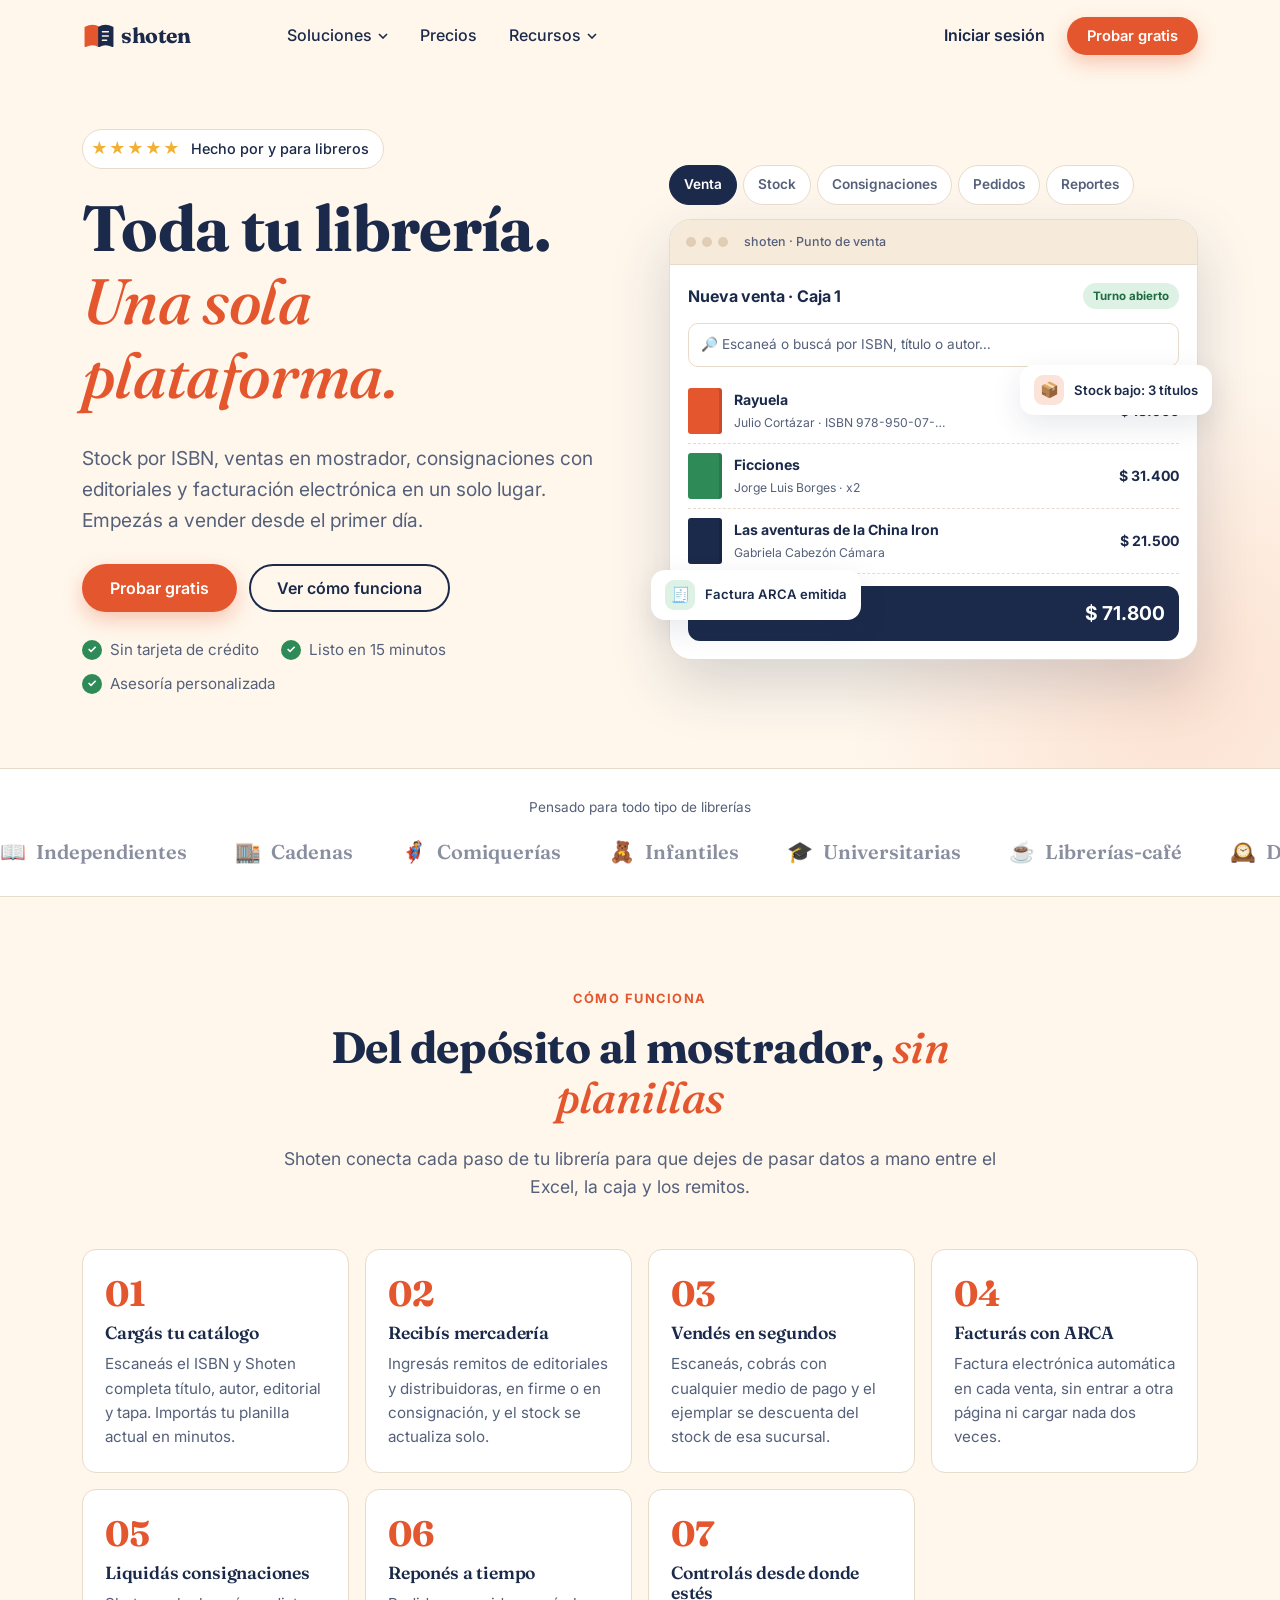
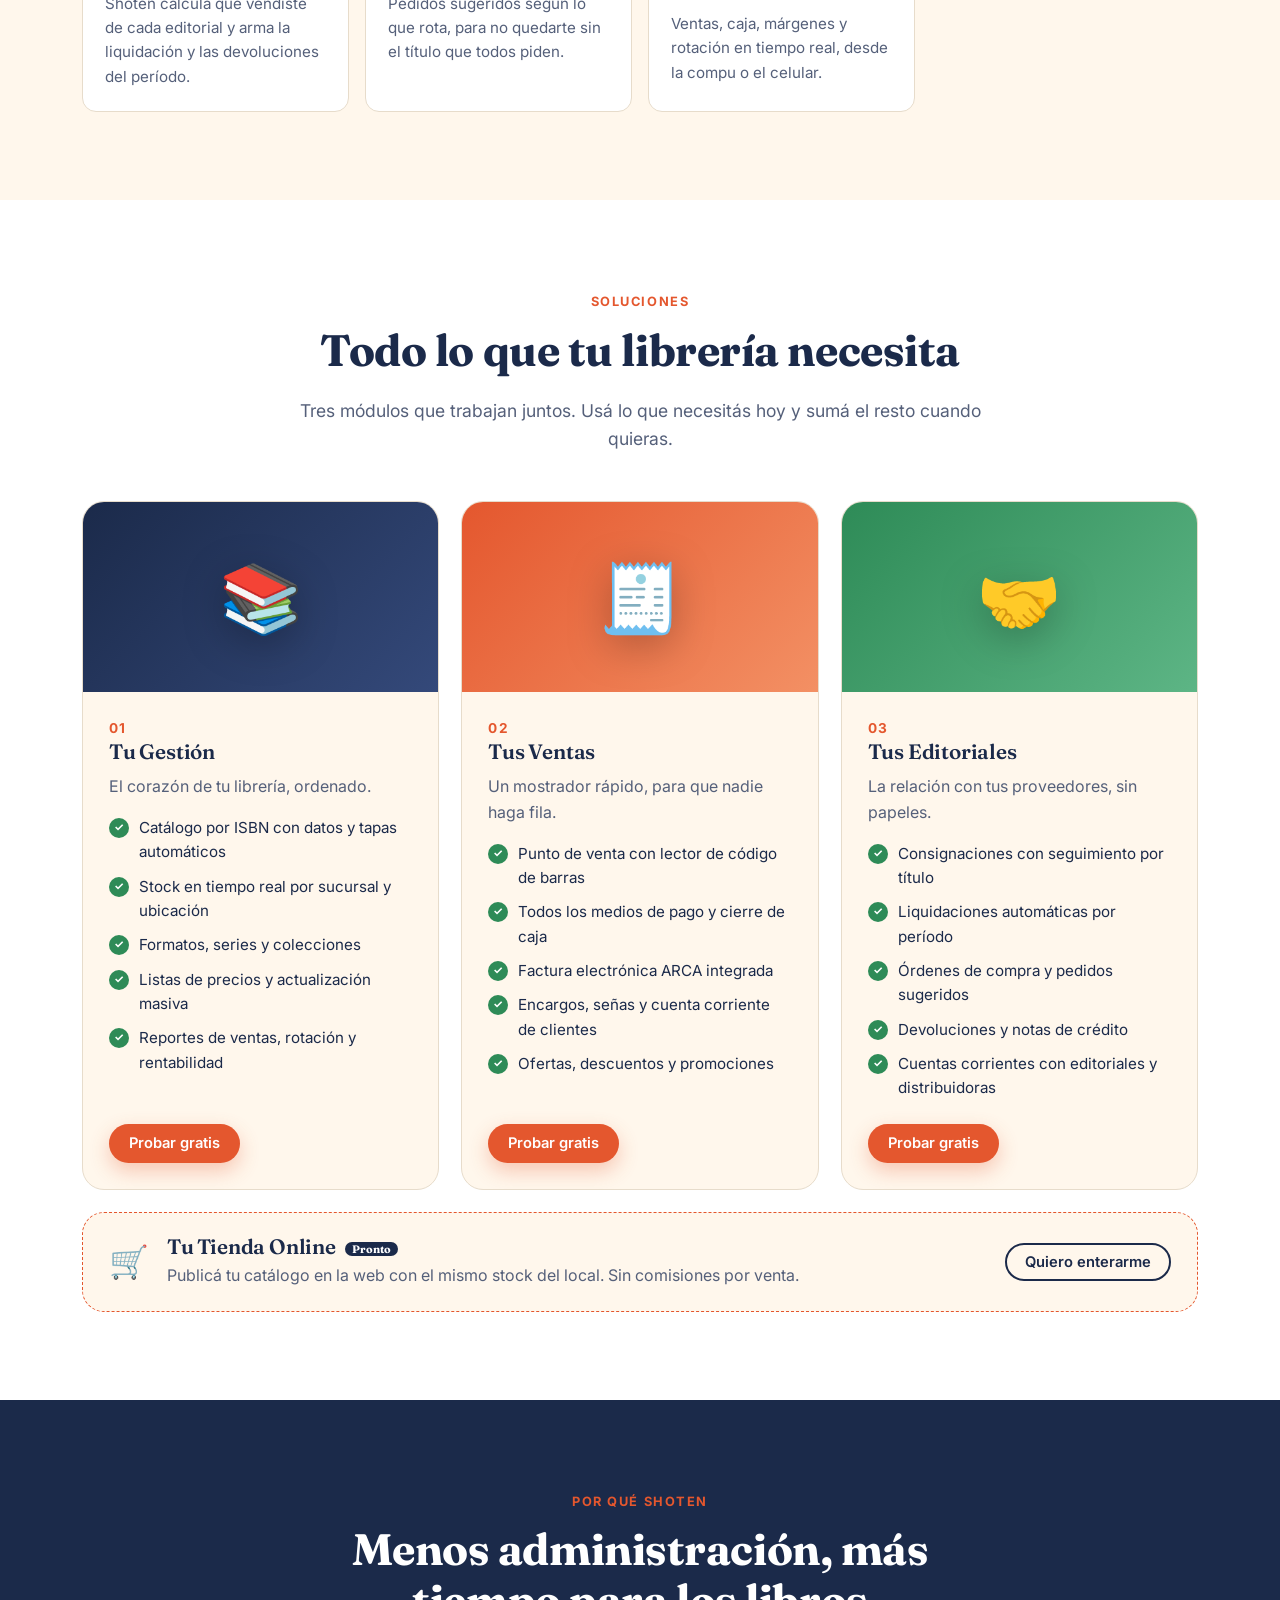
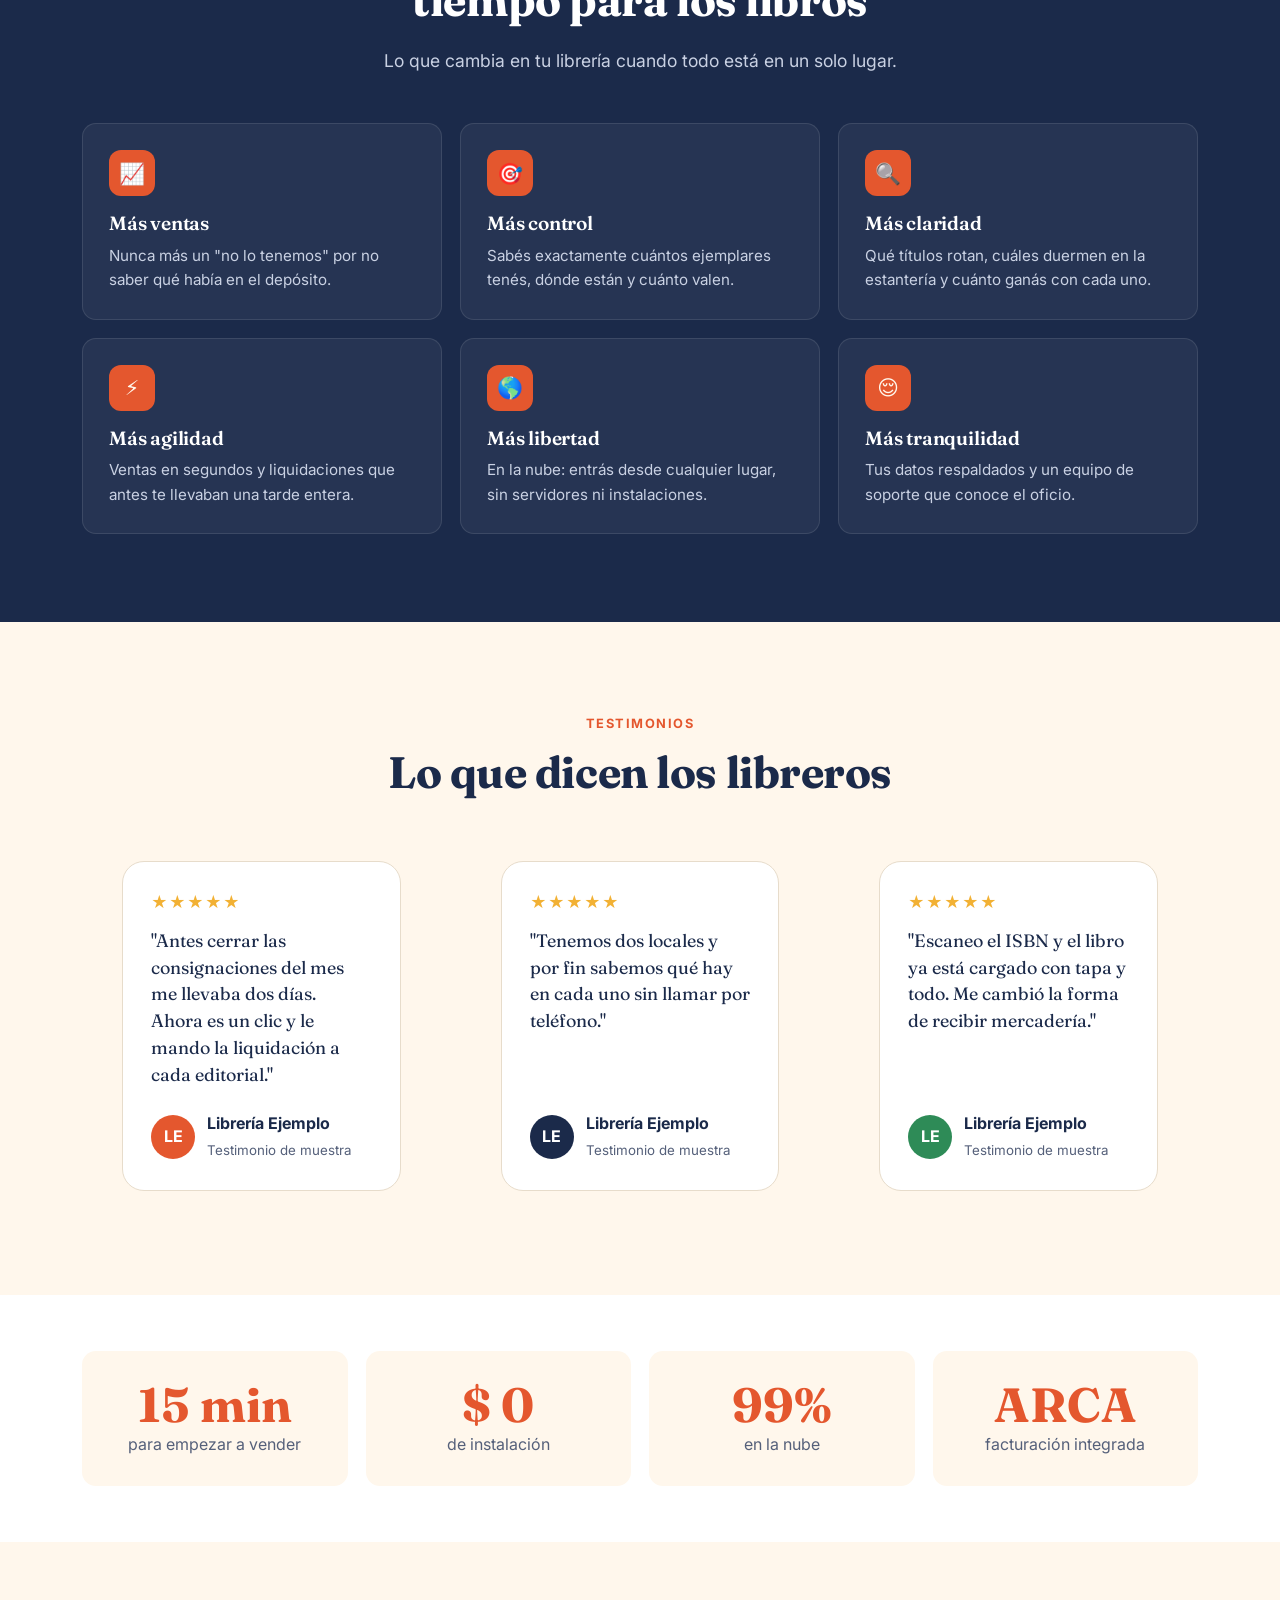
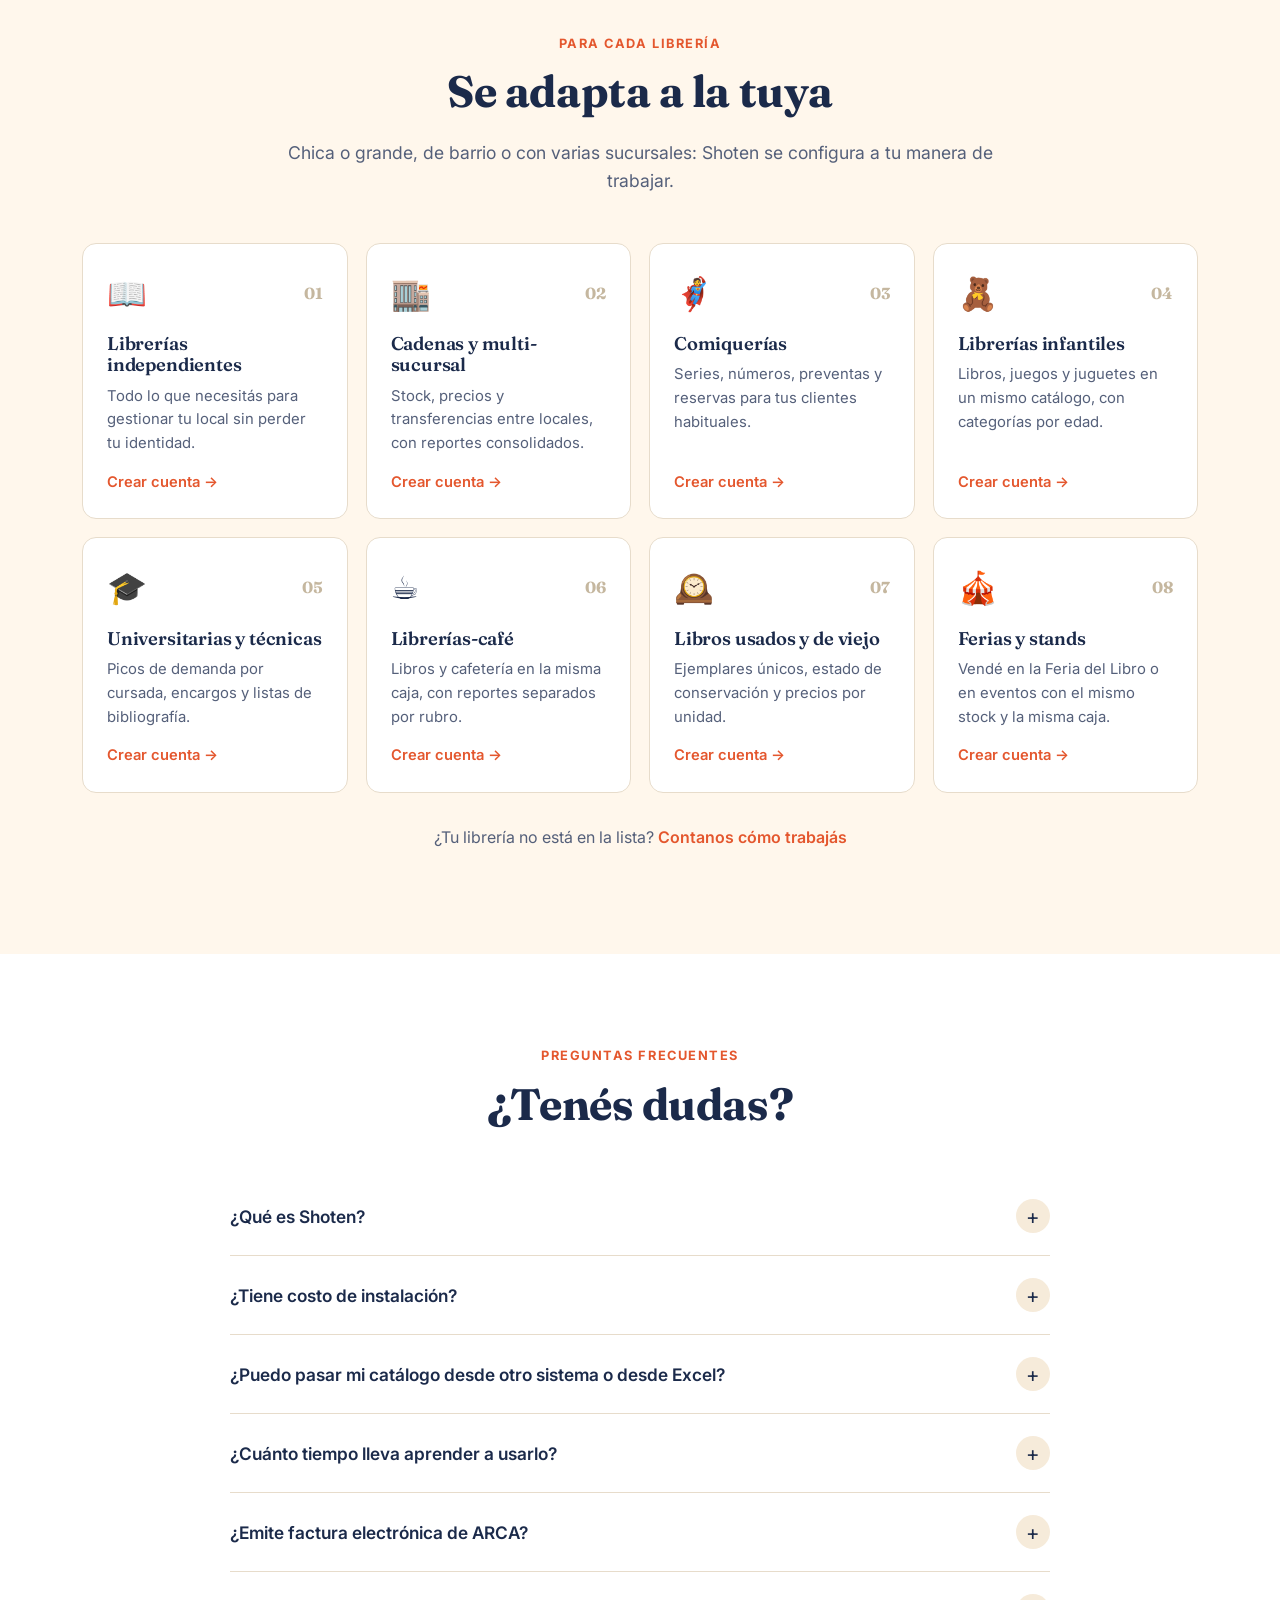
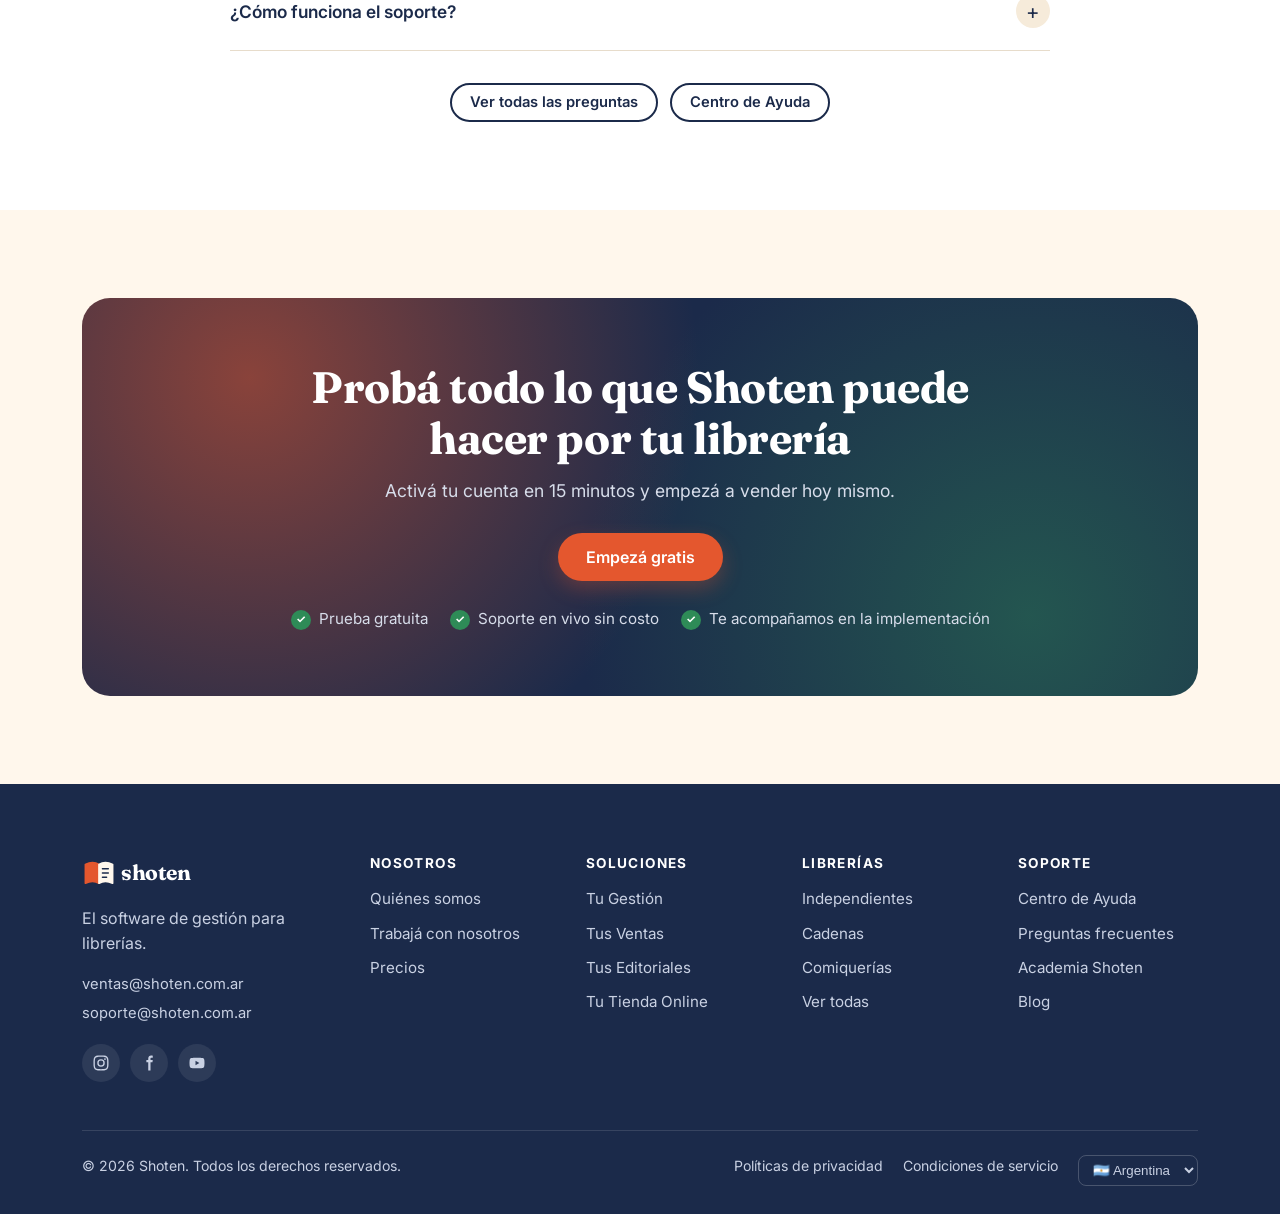
<file: index.html>
<!doctype html>
<html lang="es-AR">
<head>
  <meta charset="utf-8">
  <meta name="viewport" content="width=device-width, initial-scale=1">
  <!-- En desarrollo: quitar noindex al lanzar (también en .htaccess) -->
  <meta name="robots" content="noindex, nofollow">
  <title>Shoten | Software de gestión para librerías</title>
  <meta name="description" content="Shoten es el sistema de gestión para librerías: stock por ISBN, punto de venta, consignaciones con editoriales, facturación electrónica ARCA y reportes, todo en una sola plataforma.">
  <link rel="icon" href="img/favicon.svg" type="image/svg+xml">
  <link rel="preconnect" href="https://fonts.googleapis.com">
  <link rel="preconnect" href="https://fonts.gstatic.com" crossorigin>
  <link href="https://fonts.googleapis.com/css2?family=Fraunces:ital,opsz,wght@0,9..144,500;0,9..144,600;0,9..144,700;1,9..144,500&family=Inter:wght@400;500;600;700&display=swap" rel="stylesheet">
  <link rel="stylesheet" href="css/styles.css">
</head>
<body>

<!-- ============================== HEADER ============================== -->
<header class="header">
  <div class="container header__inner">
    <a class="brand" href="index.html" aria-label="Shoten, inicio">
      <svg viewBox="0 0 168 40" aria-hidden="true">
        <path d="M4 10c6-3 11-3 16 0v22c-5-3-10-3-16 0z" fill="#E4572E" stroke="#E4572E" stroke-width="2" stroke-linejoin="round"/>
        <path d="M36 10c-6-3-11-3-16 0v22c5-3 10-3 16 0z" fill="#1B2A4A" stroke="#1B2A4A" stroke-width="2" stroke-linejoin="round"/>
        <path d="M24 15h7M24 20h7M24 25h5" stroke="#FFF7EC" stroke-width="1.6" stroke-linecap="round"/>
        <text x="46" y="28" font-family="Fraunces, Georgia, serif" font-size="25" font-weight="700" fill="currentColor" letter-spacing="-0.5">shoten</text>
      </svg>
    </a>

    <nav class="nav" aria-label="Principal">
      <div class="nav__item" data-dropdown>
        <button class="nav__link" aria-expanded="false">Soluciones
          <svg class="chev" viewBox="0 0 10 6" aria-hidden="true"><path d="M1 1l4 4 4-4" stroke="currentColor" stroke-width="1.6" fill="none"/></svg>
        </button>
        <div class="dropdown">
          <a href="index.html#gestion"><span class="ico">📚</span><span><strong>Tu Gestión</strong><small>Catálogo por ISBN, stock multi-sucursal y reportes.</small></span></a>
          <a href="index.html#ventas"><span class="ico">🧾</span><span><strong>Tus Ventas</strong><small>Punto de venta, cobros y factura electrónica ARCA.</small></span></a>
          <a href="index.html#editoriales"><span class="ico">🤝</span><span><strong>Tus Editoriales</strong><small>Consignaciones, pedidos, devoluciones y liquidaciones.</small></span></a>
          <a href="index.html#online"><span class="ico">🛒</span><span><strong>Tu Tienda Online</strong> <span class="badge-new">Pronto</span><small>Vendé tu catálogo en la web con el stock sincronizado.</small></span></a>
        </div>
      </div>
      <div class="nav__item"><a class="nav__link" href="precios.html">Precios</a></div>
      <div class="nav__item" data-dropdown>
        <button class="nav__link" aria-expanded="false">Recursos
          <svg class="chev" viewBox="0 0 10 6" aria-hidden="true"><path d="M1 1l4 4 4-4" stroke="currentColor" stroke-width="1.6" fill="none"/></svg>
        </button>
        <div class="dropdown">
          <a href="#"><span class="ico">✍️</span><span><strong>Blog</strong><small>Ideas para hacer crecer tu librería.</small></span></a>
          <a href="#"><span class="ico">🛟</span><span><strong>Centro de Ayuda</strong><small>Guías paso a paso para usar Shoten.</small></span></a>
          <a href="#"><span class="ico">🎓</span><span><strong>Academia Shoten</strong><small>Capacitaciones para vos y tu equipo.</small></span></a>
          <a href="index.html#faq"><span class="ico">❓</span><span><strong>Preguntas Frecuentes</strong><small>Respuestas rápidas a las dudas más comunes.</small></span></a>
        </div>
      </div>
    </nav>

    <div class="header__cta">
      <a class="link-login" href="#" data-app="login">Iniciar sesión</a>
      <a class="btn btn--primary btn--sm" href="#" data-app="register">Probar gratis</a>
    </div>

    <button class="burger" aria-label="Abrir menú" aria-expanded="false"><span></span></button>
  </div>
</header>

<main>

<!-- ============================== HERO ============================== -->
<section class="hero">
  <div class="container hero__grid">
    <div>
      <div class="rating"><span class="stars">★★★★★</span> Hecho por y para libreros</div>
      <h1>Toda tu librería.<br><span class="text-accent text-italic">Una sola plataforma.</span></h1>
      <p class="hero__lead">Stock por ISBN, ventas en mostrador, consignaciones con editoriales y facturación electrónica en un solo lugar. Empezás a vender desde el primer día.</p>
      <div class="hero__actions">
        <a class="btn btn--primary" href="#" data-app="register">Probar gratis</a>
        <a class="btn btn--ghost" href="#como-funciona">Ver cómo funciona</a>
      </div>
      <ul class="trust">
        <li><span class="check">✓</span> Sin tarjeta de crédito</li>
        <li><span class="check">✓</span> Listo en 15 minutos</li>
        <li><span class="check">✓</span> Asesoría personalizada</li>
      </ul>
    </div>

    <div class="demo" data-demo>
      <div class="demo__tabs" role="tablist">
        <button class="demo__tab is-active" role="tab" data-title="shoten · Punto de venta">Venta</button>
        <button class="demo__tab" role="tab" data-title="shoten · Stock">Stock</button>
        <button class="demo__tab" role="tab" data-title="shoten · Consignaciones">Consignaciones</button>
        <button class="demo__tab" role="tab" data-title="shoten · Pedidos a editoriales">Pedidos</button>
        <button class="demo__tab" role="tab" data-title="shoten · Reportes">Reportes</button>
      </div>

      <div class="float-card float-card--a"><span class="dot" style="background:#DDF2E5">🧾</span> Factura ARCA emitida</div>
      <div class="float-card float-card--b"><span class="dot" style="background:var(--accent-soft)">📦</span> Stock bajo: 3 títulos</div>

      <div class="window">
        <div class="window__bar"><i></i><i></i><i></i><span data-demo-title>shoten · Punto de venta</span></div>
        <div class="window__body">

          <!-- Venta -->
          <div class="screen is-active">
            <div class="mk-head"><h4>Nueva venta · Caja 1</h4><span class="mk-pill mk-pill--green">Turno abierto</span></div>
            <div class="mk-search">🔎 Escaneá o buscá por ISBN, título o autor…</div>
            <div class="mk-row"><span class="mk-cover" style="background:#E4572E"></span><span><b>Rayuela</b><small>Julio Cortázar · ISBN 978-950-07-…</small></span><b>$ 18.900</b></div>
            <div class="mk-row"><span class="mk-cover" style="background:#2E8B57"></span><span><b>Ficciones</b><small>Jorge Luis Borges · x2</small></span><b>$ 31.400</b></div>
            <div class="mk-row"><span class="mk-cover" style="background:#1B2A4A"></span><span><b>Las aventuras de la China Iron</b><small>Gabriela Cabezón Cámara</small></span><b>$ 21.500</b></div>
            <div class="mk-total"><span>Total · Débito</span><strong>$ 71.800</strong></div>
          </div>

          <!-- Stock -->
          <div class="screen">
            <div class="mk-head"><h4>Stock por sucursal</h4><span class="mk-pill">3 alertas</span></div>
            <div class="mk-grid">
              <div class="mk-kpi"><small>Títulos activos</small><b>12.480</b></div>
              <div class="mk-kpi"><small>Ejemplares</small><b>38.215</b></div>
              <div class="mk-kpi"><small>Valor a costo</small><b>$ 96 M</b></div>
            </div>
            <div class="mk-row"><span class="mk-cover" style="background:#F2B134"></span><span><b>El Eternauta</b><small>Centro: 2 · Palermo: 0</small></span><span class="mk-pill">Reponer</span></div>
            <div class="mk-row"><span class="mk-cover" style="background:#34497A"></span><span><b>Cien años de soledad</b><small>Centro: 14 · Palermo: 9</small></span><span class="mk-pill mk-pill--green">OK</span></div>
            <div class="mk-row"><span class="mk-cover" style="background:#C2421D"></span><span><b>Nuestra parte de noche</b><small>Centro: 1 · Palermo: 1</small></span><span class="mk-pill">Reponer</span></div>
          </div>

          <!-- Consignaciones -->
          <div class="screen">
            <div class="mk-head"><h4>Consignaciones activas</h4><span class="mk-pill mk-pill--ink">Mayo</span></div>
            <div class="mk-row"><span class="mk-cover" style="background:#E4572E"></span><span><b>Editorial Del Sur</b><small>120 ej. recibidos · 84 vendidos</small><div class="mk-progress"><i style="width:70%"></i></div></span><b>$ 512.000</b></div>
            <div class="mk-row"><span class="mk-cover" style="background:#2E8B57"></span><span><b>Ediciones Río Manso</b><small>60 ej. recibidos · 21 vendidos</small><div class="mk-progress"><i style="width:35%"></i></div></span><b>$ 148.300</b></div>
            <div class="mk-row"><span class="mk-cover" style="background:#1B2A4A"></span><span><b>Libros del Faro</b><small>45 ej. recibidos · 40 vendidos</small><div class="mk-progress"><i style="width:89%"></i></div></span><b>$ 296.000</b></div>
            <div class="mk-total"><span>A liquidar este mes</span><strong>$ 956.300</strong></div>
          </div>

          <!-- Pedidos -->
          <div class="screen">
            <div class="mk-head"><h4>Pedido sugerido · Distribuidora Norte</h4><span class="mk-pill">Borrador</span></div>
            <div class="mk-row"><span class="mk-cover" style="background:#F2B134"></span><span><b>El Eternauta</b><small>Vendidos 30 días: 18 · Stock: 2</small></span><b>x 15</b></div>
            <div class="mk-row"><span class="mk-cover" style="background:#C2421D"></span><span><b>Nuestra parte de noche</b><small>Vendidos 30 días: 9 · Stock: 2</small></span><b>x 8</b></div>
            <div class="mk-row"><span class="mk-cover" style="background:#34497A"></span><span><b>Kentukis</b><small>Vendidos 30 días: 6 · Stock: 1</small></span><b>x 5</b></div>
            <div class="mk-total"><span>28 ejemplares · enviar por mail</span><strong>$ 412.600</strong></div>
          </div>

          <!-- Reportes -->
          <div class="screen">
            <div class="mk-head"><h4>Ventas de los últimos 6 meses</h4><span class="mk-pill mk-pill--green">+18%</span></div>
            <div class="mk-grid">
              <div class="mk-kpi"><small>Ticket promedio</small><b>$ 27.400</b> <em>▲ 6%</em></div>
              <div class="mk-kpi"><small>Margen bruto</small><b>38%</b> <em>▲ 2 pts</em></div>
              <div class="mk-kpi"><small>Rotación</small><b>4,1x</b></div>
            </div>
            <div class="mk-bars"><span style="height:45%"></span><span style="height:58%"></span><span style="height:52%"></span><span style="height:70%"></span><span style="height:64%"></span><span style="height:88%"></span></div>
            <div class="mk-labels"><span>Dic</span><span>Ene</span><span>Feb</span><span>Mar</span><span>Abr</span><span>May</span></div>
          </div>

        </div>
      </div>
    </div>
  </div>
</section>

<!-- ============================== MARQUEE ============================== -->
<section class="marquee" aria-label="Para quién es Shoten">
  <p class="marquee__label">Pensado para todo tipo de librerías</p>
  <div class="marquee__track">
    <span class="marquee__item"><span>📖</span>Independientes</span>
    <span class="marquee__item"><span>🏬</span>Cadenas</span>
    <span class="marquee__item"><span>🦸</span>Comiquerías</span>
    <span class="marquee__item"><span>🧸</span>Infantiles</span>
    <span class="marquee__item"><span>🎓</span>Universitarias</span>
    <span class="marquee__item"><span>☕</span>Librerías-café</span>
    <span class="marquee__item"><span>🕰️</span>De usados</span>
    <span class="marquee__item"><span>🎪</span>Ferias y stands</span>
    <!-- duplicado para el loop infinito -->
    <span class="marquee__item" aria-hidden="true"><span>📖</span>Independientes</span>
    <span class="marquee__item" aria-hidden="true"><span>🏬</span>Cadenas</span>
    <span class="marquee__item" aria-hidden="true"><span>🦸</span>Comiquerías</span>
    <span class="marquee__item" aria-hidden="true"><span>🧸</span>Infantiles</span>
    <span class="marquee__item" aria-hidden="true"><span>🎓</span>Universitarias</span>
    <span class="marquee__item" aria-hidden="true"><span>☕</span>Librerías-café</span>
    <span class="marquee__item" aria-hidden="true"><span>🕰️</span>De usados</span>
    <span class="marquee__item" aria-hidden="true"><span>🎪</span>Ferias y stands</span>
  </div>
</section>

<!-- ============================== CÓMO FUNCIONA ============================== -->
<section class="section" id="como-funciona">
  <div class="container">
    <div class="section-head reveal">
      <span class="eyebrow">Cómo funciona</span>
      <h2>Del depósito al mostrador, <span class="text-italic text-accent">sin planillas</span></h2>
      <p>Shoten conecta cada paso de tu librería para que dejes de pasar datos a mano entre el Excel, la caja y los remitos.</p>
    </div>
    <div class="steps">
      <article class="step reveal"><div class="step__num">01</div><h3>Cargás tu catálogo</h3><p>Escaneás el ISBN y Shoten completa título, autor, editorial y tapa. Importás tu planilla actual en minutos.</p></article>
      <article class="step reveal"><div class="step__num">02</div><h3>Recibís mercadería</h3><p>Ingresás remitos de editoriales y distribuidoras, en firme o en consignación, y el stock se actualiza solo.</p></article>
      <article class="step reveal"><div class="step__num">03</div><h3>Vendés en segundos</h3><p>Escaneás, cobrás con cualquier medio de pago y el ejemplar se descuenta del stock de esa sucursal.</p></article>
      <article class="step reveal"><div class="step__num">04</div><h3>Facturás con ARCA</h3><p>Factura electrónica automática en cada venta, sin entrar a otra página ni cargar nada dos veces.</p></article>
      <article class="step reveal"><div class="step__num">05</div><h3>Liquidás consignaciones</h3><p>Shoten calcula qué vendiste de cada editorial y arma la liquidación y las devoluciones del período.</p></article>
      <article class="step reveal"><div class="step__num">06</div><h3>Reponés a tiempo</h3><p>Pedidos sugeridos según lo que rota, para no quedarte sin el título que todos piden.</p></article>
      <article class="step reveal"><div class="step__num">07</div><h3>Controlás desde donde estés</h3><p>Ventas, caja, márgenes y rotación en tiempo real, desde la compu o el celular.</p></article>
    </div>
  </div>
</section>

<!-- ============================== PRODUCTOS ============================== -->
<section class="section section--white" id="soluciones">
  <div class="container">
    <div class="section-head reveal">
      <span class="eyebrow">Soluciones</span>
      <h2>Todo lo que tu librería necesita</h2>
      <p>Tres módulos que trabajan juntos. Usá lo que necesitás hoy y sumá el resto cuando quieras.</p>
    </div>
    <div class="products">
      <article class="product reveal" id="gestion">
        <div class="product__art product__art--1"><span class="big">📚</span></div>
        <div class="product__body">
          <span class="product__num">01</span>
          <h3>Tu Gestión</h3>
          <p>El corazón de tu librería, ordenado.</p>
          <ul class="bullets">
            <li><span class="check">✓</span> Catálogo por ISBN con datos y tapas automáticos</li>
            <li><span class="check">✓</span> Stock en tiempo real por sucursal y ubicación</li>
            <li><span class="check">✓</span> Formatos, series y colecciones</li>
            <li><span class="check">✓</span> Listas de precios y actualización masiva</li>
            <li><span class="check">✓</span> Reportes de ventas, rotación y rentabilidad</li>
          </ul>
          <a class="btn btn--primary btn--sm" href="#" data-app="register">Probar gratis</a>
        </div>
      </article>
      <article class="product reveal" id="ventas">
        <div class="product__art product__art--2"><span class="big">🧾</span></div>
        <div class="product__body">
          <span class="product__num">02</span>
          <h3>Tus Ventas</h3>
          <p>Un mostrador rápido, para que nadie haga fila.</p>
          <ul class="bullets">
            <li><span class="check">✓</span> Punto de venta con lector de código de barras</li>
            <li><span class="check">✓</span> Todos los medios de pago y cierre de caja</li>
            <li><span class="check">✓</span> Factura electrónica ARCA integrada</li>
            <li><span class="check">✓</span> Encargos, señas y cuenta corriente de clientes</li>
            <li><span class="check">✓</span> Ofertas, descuentos y promociones</li>
          </ul>
          <a class="btn btn--primary btn--sm" href="#" data-app="register">Probar gratis</a>
        </div>
      </article>
      <article class="product reveal" id="editoriales">
        <div class="product__art product__art--3"><span class="big">🤝</span></div>
        <div class="product__body">
          <span class="product__num">03</span>
          <h3>Tus Editoriales</h3>
          <p>La relación con tus proveedores, sin papeles.</p>
          <ul class="bullets">
            <li><span class="check">✓</span> Consignaciones con seguimiento por título</li>
            <li><span class="check">✓</span> Liquidaciones automáticas por período</li>
            <li><span class="check">✓</span> Órdenes de compra y pedidos sugeridos</li>
            <li><span class="check">✓</span> Devoluciones y notas de crédito</li>
            <li><span class="check">✓</span> Cuentas corrientes con editoriales y distribuidoras</li>
          </ul>
          <a class="btn btn--primary btn--sm" href="#" data-app="register">Probar gratis</a>
        </div>
      </article>
    </div>
    <div class="online-strip reveal" id="online">
      <span class="online-strip__ico">🛒</span>
      <div><h3>Tu Tienda Online <span class="badge-new">Pronto</span></h3><p>Publicá tu catálogo en la web con el mismo stock del local. Sin comisiones por venta.</p></div>
      <a class="btn btn--ghost btn--sm" href="#" data-app="register">Quiero enterarme</a>
    </div>
  </div>
</section>

<!-- ============================== BENEFICIOS ============================== -->
<section class="section section--ink">
  <div class="container">
    <div class="section-head reveal">
      <span class="eyebrow">Por qué Shoten</span>
      <h2>Menos administración, más tiempo para los libros</h2>
      <p>Lo que cambia en tu librería cuando todo está en un solo lugar.</p>
    </div>
    <div class="benefits">
      <article class="benefit reveal"><div class="benefit__ico">📈</div><h3>Más ventas</h3><p>Nunca más un "no lo tenemos" por no saber qué había en el depósito.</p></article>
      <article class="benefit reveal"><div class="benefit__ico">🎯</div><h3>Más control</h3><p>Sabés exactamente cuántos ejemplares tenés, dónde están y cuánto valen.</p></article>
      <article class="benefit reveal"><div class="benefit__ico">🔍</div><h3>Más claridad</h3><p>Qué títulos rotan, cuáles duermen en la estantería y cuánto ganás con cada uno.</p></article>
      <article class="benefit reveal"><div class="benefit__ico">⚡</div><h3>Más agilidad</h3><p>Ventas en segundos y liquidaciones que antes te llevaban una tarde entera.</p></article>
      <article class="benefit reveal"><div class="benefit__ico">🌎</div><h3>Más libertad</h3><p>En la nube: entrás desde cualquier lugar, sin servidores ni instalaciones.</p></article>
      <article class="benefit reveal"><div class="benefit__ico">😌</div><h3>Más tranquilidad</h3><p>Tus datos respaldados y un equipo de soporte que conoce el oficio.</p></article>
    </div>
  </div>
</section>

<!-- ============================== TESTIMONIOS ============================== -->
<!-- TODO: reemplazar por testimonios reales de clientes antes de publicar. -->
<section class="section">
  <div class="container">
    <div class="section-head reveal">
      <span class="eyebrow">Testimonios</span>
      <h2>Lo que dicen los libreros</h2>
    </div>
    <div class="testimonials">
      <figure class="quote reveal">
        <span class="stars">★★★★★</span>
        <blockquote>"Antes cerrar las consignaciones del mes me llevaba dos días. Ahora es un clic y le mando la liquidación a cada editorial."</blockquote>
        <figcaption class="quote__who"><span class="avatar" style="background:var(--accent)">LE</span><span><b>Librería Ejemplo</b><small>Testimonio de muestra</small></span></figcaption>
      </figure>
      <figure class="quote reveal">
        <span class="stars">★★★★★</span>
        <blockquote>"Tenemos dos locales y por fin sabemos qué hay en cada uno sin llamar por teléfono."</blockquote>
        <figcaption class="quote__who"><span class="avatar" style="background:var(--ink)">LE</span><span><b>Librería Ejemplo</b><small>Testimonio de muestra</small></span></figcaption>
      </figure>
      <figure class="quote reveal">
        <span class="stars">★★★★★</span>
        <blockquote>"Escaneo el ISBN y el libro ya está cargado con tapa y todo. Me cambió la forma de recibir mercadería."</blockquote>
        <figcaption class="quote__who"><span class="avatar" style="background:var(--green)">LE</span><span><b>Librería Ejemplo</b><small>Testimonio de muestra</small></span></figcaption>
      </figure>
    </div>
  </div>
</section>

<!-- ============================== DATOS ============================== -->
<section class="section section--tight section--white">
  <div class="container">
    <div class="stats">
      <div class="stat reveal"><b data-count="15" data-suffix=" min">15 min</b><span>para empezar a vender</span></div>
      <div class="stat reveal"><b data-count="0" data-prefix="$ ">$ 0</b><span>de instalación</span></div>
      <div class="stat reveal"><b data-count="100" data-suffix="%">100%</b><span>en la nube</span></div>
      <div class="stat reveal"><b>ARCA</b><span>facturación integrada</span></div>
    </div>
  </div>
</section>

<!-- ============================== TIPOS DE LIBRERÍA ============================== -->
<section class="section" id="tipos">
  <div class="container">
    <div class="section-head reveal">
      <span class="eyebrow">Para cada librería</span>
      <h2>Se adapta a la tuya</h2>
      <p>Chica o grande, de barrio o con varias sucursales: Shoten se configura a tu manera de trabajar.</p>
    </div>
    <div class="types">
      <a class="type reveal" href="#" data-app="register"><div class="type__top"><span class="type__emoji">📖</span><span class="type__num">01</span></div><h3>Librerías independientes</h3><p>Todo lo que necesitás para gestionar tu local sin perder tu identidad.</p><span class="type__link">Crear cuenta →</span></a>
      <a class="type reveal" href="#" data-app="register"><div class="type__top"><span class="type__emoji">🏬</span><span class="type__num">02</span></div><h3>Cadenas y multi-sucursal</h3><p>Stock, precios y transferencias entre locales, con reportes consolidados.</p><span class="type__link">Crear cuenta →</span></a>
      <a class="type reveal" href="#" data-app="register"><div class="type__top"><span class="type__emoji">🦸</span><span class="type__num">03</span></div><h3>Comiquerías</h3><p>Series, números, preventas y reservas para tus clientes habituales.</p><span class="type__link">Crear cuenta →</span></a>
      <a class="type reveal" href="#" data-app="register"><div class="type__top"><span class="type__emoji">🧸</span><span class="type__num">04</span></div><h3>Librerías infantiles</h3><p>Libros, juegos y juguetes en un mismo catálogo, con categorías por edad.</p><span class="type__link">Crear cuenta →</span></a>
      <a class="type reveal" href="#" data-app="register"><div class="type__top"><span class="type__emoji">🎓</span><span class="type__num">05</span></div><h3>Universitarias y técnicas</h3><p>Picos de demanda por cursada, encargos y listas de bibliografía.</p><span class="type__link">Crear cuenta →</span></a>
      <a class="type reveal" href="#" data-app="register"><div class="type__top"><span class="type__emoji">☕</span><span class="type__num">06</span></div><h3>Librerías-café</h3><p>Libros y cafetería en la misma caja, con reportes separados por rubro.</p><span class="type__link">Crear cuenta →</span></a>
      <a class="type reveal" href="#" data-app="register"><div class="type__top"><span class="type__emoji">🕰️</span><span class="type__num">07</span></div><h3>Libros usados y de viejo</h3><p>Ejemplares únicos, estado de conservación y precios por unidad.</p><span class="type__link">Crear cuenta →</span></a>
      <a class="type reveal" href="#" data-app="register"><div class="type__top"><span class="type__emoji">🎪</span><span class="type__num">08</span></div><h3>Ferias y stands</h3><p>Vendé en la Feria del Libro o en eventos con el mismo stock y la misma caja.</p><span class="type__link">Crear cuenta →</span></a>
    </div>
    <p class="types-more">¿Tu librería no está en la lista? <a href="#faq">Contanos cómo trabajás</a></p>
  </div>
</section>

<!-- ============================== FAQ ============================== -->
<section class="section section--white" id="faq">
  <div class="container">
    <div class="section-head reveal">
      <span class="eyebrow">Preguntas frecuentes</span>
      <h2>¿Tenés dudas?</h2>
    </div>
    <div class="faq">
      <details>
        <summary>¿Qué es Shoten?</summary>
        <p>Shoten es un sistema de gestión en la nube pensado para librerías. Reúne catálogo, stock, punto de venta, facturación electrónica, consignaciones con editoriales y reportes en una sola plataforma.</p>
      </details>
      <details>
        <summary>¿Tiene costo de instalación?</summary>
        <p>No. Shoten funciona desde el navegador, no hay que instalar nada ni comprar servidores. Solo pagás el plan mensual que elijas.</p>
      </details>
      <details>
        <summary>¿Puedo pasar mi catálogo desde otro sistema o desde Excel?</summary>
        <p>Sí. Importás tu catálogo y tu stock desde una planilla, y nuestro equipo te acompaña en la migración para que no pierdas información.</p>
      </details>
      <details>
        <summary>¿Cuánto tiempo lleva aprender a usarlo?</summary>
        <p>Muy poco. La mayoría de las librerías vende su primer libro con Shoten el mismo día. Además tenés guías, videos y capacitaciones de la Academia Shoten.</p>
      </details>
      <details>
        <summary>¿Emite factura electrónica de ARCA?</summary>
        <p>Sí. Shoten emite facturas A, B y C y notas de crédito electrónicas integradas con ARCA en cada venta, sin cargar nada dos veces.</p>
      </details>
      <details>
        <summary>¿Cómo funciona el soporte?</summary>
        <p>Tenés soporte en vivo por chat y por mail sin costo adicional, con un equipo que conoce cómo trabaja una librería.</p>
      </details>
    </div>
    <div class="faq__more">
      <a class="btn btn--ghost btn--sm" href="#">Ver todas las preguntas</a>
      <a class="btn btn--ghost btn--sm" href="#">Centro de Ayuda</a>
    </div>
  </div>
</section>

<!-- ============================== CTA FINAL ============================== -->
<section class="section">
  <div class="container">
    <div class="cta-final reveal">
      <h2>Probá todo lo que Shoten puede hacer por tu librería</h2>
      <p>Activá tu cuenta en 15 minutos y empezá a vender hoy mismo.</p>
      <a class="btn btn--primary" href="#" data-app="register">Empezá gratis</a>
      <ul class="trust">
        <li><span class="check">✓</span> Prueba gratuita</li>
        <li><span class="check">✓</span> Soporte en vivo sin costo</li>
        <li><span class="check">✓</span> Te acompañamos en la implementación</li>
      </ul>
    </div>
  </div>
</section>

</main>

<!-- ============================== FOOTER ============================== -->
<footer class="footer" style="margin-top:0">
  <div class="container">
    <div class="footer__grid">
      <div>
        <a class="brand" href="index.html" aria-label="Shoten, inicio">
          <svg viewBox="0 0 168 40" style="height:34px;width:auto" aria-hidden="true">
            <path d="M4 10c6-3 11-3 16 0v22c-5-3-10-3-16 0z" fill="#E4572E" stroke="#E4572E" stroke-width="2" stroke-linejoin="round"/>
            <path d="M36 10c-6-3-11-3-16 0v22c5-3 10-3 16 0z" fill="#FFF7EC" stroke="#FFF7EC" stroke-width="2" stroke-linejoin="round"/>
            <path d="M24 15h7M24 20h7M24 25h5" stroke="#1B2A4A" stroke-width="1.6" stroke-linecap="round"/>
            <text x="46" y="28" font-family="Fraunces, Georgia, serif" font-size="25" font-weight="700" fill="currentColor" letter-spacing="-0.5">shoten</text>
          </svg>
        </a>
        <p>El software de gestión para librerías.</p>
        <div class="footer__contact">
          <a href="mailto:ventas@shoten.com.ar">ventas@shoten.com.ar</a>
          <a href="mailto:soporte@shoten.com.ar">soporte@shoten.com.ar</a>
        </div>
        <div class="social">
          <a href="#" aria-label="Instagram"><svg viewBox="0 0 24 24"><path d="M12 7a5 5 0 100 10 5 5 0 000-10zm0 8.2a3.2 3.2 0 110-6.4 3.2 3.2 0 010 6.4zM17.3 5.5a1.2 1.2 0 100 2.4 1.2 1.2 0 000-2.4zM12 2c-2.7 0-3 0-4.1.1C4.3 2.3 2.3 4.3 2.1 7.9 2 9 2 9.3 2 12s0 3 .1 4.1c.2 3.6 2.2 5.6 5.8 5.8 1.1.1 1.4.1 4.1.1s3 0 4.1-.1c3.6-.2 5.6-2.2 5.8-5.8.1-1.1.1-1.4.1-4.1s0-3-.1-4.1c-.2-3.6-2.2-5.6-5.8-5.8C15 2 14.7 2 12 2zm0 1.8c2.7 0 3 0 4 .1 2.7.1 4 1.4 4.1 4.1.1 1 .1 1.3.1 4s0 3-.1 4c-.1 2.7-1.4 4-4.1 4.1-1 .1-1.3.1-4 .1s-3 0-4-.1c-2.7-.1-4-1.4-4.1-4.1-.1-1-.1-1.3-.1-4s0-3 .1-4C3.9 5.3 5.3 4 8 3.9c1-.1 1.3-.1 4-.1z"/></svg></a>
          <a href="#" aria-label="Facebook"><svg viewBox="0 0 24 24"><path d="M14 8V6.3c0-.8.2-1.3 1.4-1.3H17V2.2C16.7 2.1 15.8 2 14.8 2 12.6 2 11 3.4 11 5.9V8H8.5v3H11v11h3V11h2.6l.4-3H14z"/></svg></a>
          <a href="#" aria-label="YouTube"><svg viewBox="0 0 24 24"><path d="M21.6 7.2a2.5 2.5 0 00-1.8-1.8C18.2 5 12 5 12 5s-6.2 0-7.8.4A2.5 2.5 0 002.4 7.2C2 8.8 2 12 2 12s0 3.2.4 4.8a2.5 2.5 0 001.8 1.8C5.8 19 12 19 12 19s6.2 0 7.8-.4a2.5 2.5 0 001.8-1.8c.4-1.6.4-4.8.4-4.8s0-3.2-.4-4.8zM10 15V9l5.2 3L10 15z"/></svg></a>
        </div>
      </div>
      <div>
        <h4>Nosotros</h4>
        <ul><li><a href="#">Quiénes somos</a></li><li><a href="#">Trabajá con nosotros</a></li><li><a href="precios.html">Precios</a></li></ul>
      </div>
      <div>
        <h4>Soluciones</h4>
        <ul><li><a href="index.html#gestion">Tu Gestión</a></li><li><a href="index.html#ventas">Tus Ventas</a></li><li><a href="index.html#editoriales">Tus Editoriales</a></li><li><a href="index.html#online">Tu Tienda Online</a></li></ul>
      </div>
      <div>
        <h4>Librerías</h4>
        <ul><li><a href="index.html#tipos">Independientes</a></li><li><a href="index.html#tipos">Cadenas</a></li><li><a href="index.html#tipos">Comiquerías</a></li><li><a href="index.html#tipos">Ver todas</a></li></ul>
      </div>
      <div>
        <h4>Soporte</h4>
        <ul><li><a href="#">Centro de Ayuda</a></li><li><a href="index.html#faq">Preguntas frecuentes</a></li><li><a href="#">Academia Shoten</a></li><li><a href="#">Blog</a></li></ul>
      </div>
    </div>
    <div class="footer__bottom">
      <span>© <span data-year>2026</span> Shoten. Todos los derechos reservados.</span>
      <nav><a href="#">Políticas de privacidad</a><a href="#">Condiciones de servicio</a>
        <select class="country" aria-label="País"><option>🇦🇷 Argentina</option></select>
      </nav>
    </div>
  </div>
</footer>

<script src="js/main.js"></script>
</body>
</html>
</file>
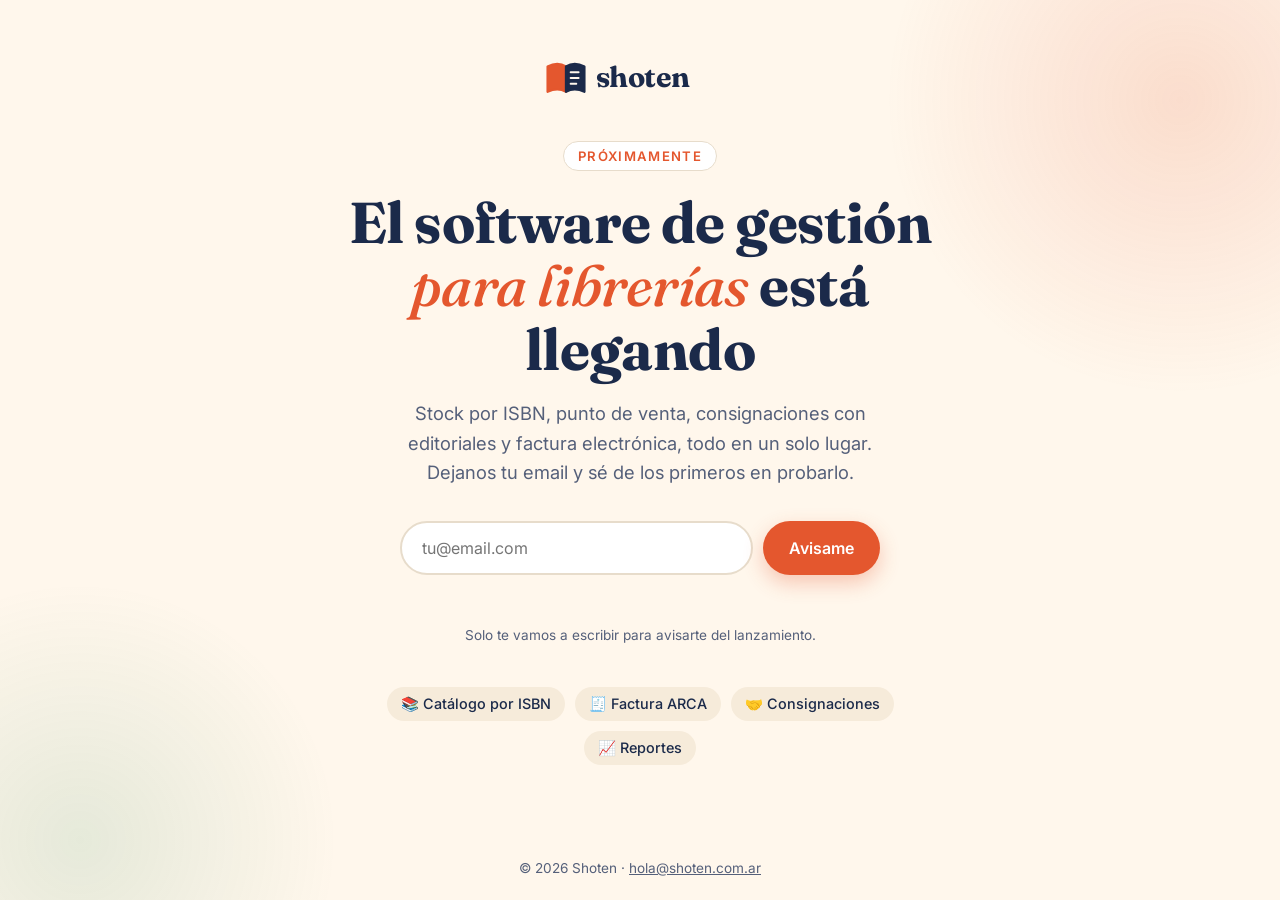
<file: proximamente/index.html>
<!doctype html>
<html lang="es-AR">
<head>
  <meta charset="utf-8">
  <meta name="viewport" content="width=device-width, initial-scale=1">
  <title>Shoten | Próximamente</title>
  <meta name="description" content="Shoten, el software de gestión para librerías. Muy pronto. Dejanos tu email y te avisamos cuando lancemos.">
  <link rel="icon" href="favicon.svg" type="image/svg+xml">
  <link rel="preconnect" href="https://fonts.googleapis.com">
  <link rel="preconnect" href="https://fonts.gstatic.com" crossorigin>
  <link href="https://fonts.googleapis.com/css2?family=Fraunces:ital,opsz,wght@0,9..144,700;1,9..144,500&family=Inter:wght@400;500;600&display=swap" rel="stylesheet">
  <style>
    :root {
      --ink: #1B2A4A; --ink-soft: #55607A; --paper: #FFF7EC; --paper-2: #F6EBDA;
      --white: #FFFFFF; --accent: #E4572E; --accent-dark: #C2421D; --green: #2E8B57; --line: #E7DCCB;
    }
    *, *::before, *::after { box-sizing: border-box; }
    html, body { height: 100%; }
    body {
      margin: 0; font-family: "Inter", system-ui, -apple-system, "Segoe UI", Roboto, sans-serif;
      color: var(--ink); background: var(--paper); -webkit-font-smoothing: antialiased;
      display: flex; flex-direction: column; overflow-x: hidden;
    }
    body::before, body::after {
      content: ""; position: fixed; border-radius: 50%; pointer-events: none; z-index: -1;
    }
    body::before { width: 640px; height: 640px; right: -220px; top: -220px; background: radial-gradient(circle, rgba(228,87,46,.16), transparent 65%); }
    body::after { width: 560px; height: 560px; left: -200px; bottom: -220px; background: radial-gradient(circle, rgba(46,139,87,.12), transparent 65%); }

    main { flex: 1; display: grid; place-items: center; padding: 48px 16px; }
    .card { width: 100%; max-width: 620px; text-align: center; }
    .logo { display: flex; justify-content: center; margin-bottom: 40px; }
    .logo svg { height: 46px; width: auto; }
    .tag {
      display: inline-block; padding: 6px 14px; margin-bottom: 20px; border-radius: 999px;
      background: var(--white); border: 1px solid var(--line);
      font-size: .82rem; font-weight: 600; letter-spacing: .1em; text-transform: uppercase; color: var(--accent);
    }
    h1 {
      font-family: "Fraunces", Georgia, serif; font-weight: 700; line-height: 1.1; letter-spacing: -.01em;
      font-size: clamp(2.2rem, 6vw, 3.6rem); margin: 0 0 18px;
    }
    h1 em { color: var(--accent); font-weight: 500; }
    .lead { font-size: 1.15rem; line-height: 1.6; color: var(--ink-soft); margin: 0 auto 34px; max-width: 520px; }

    form { display: flex; gap: 10px; max-width: 480px; margin: 0 auto; }
    input[type=email] {
      flex: 1; min-width: 0; padding: 15px 20px; border-radius: 999px;
      border: 2px solid var(--line); background: var(--white); color: var(--ink);
      font: inherit; font-size: 1rem; outline: none; transition: border-color .2s;
    }
    input[type=email]:focus { border-color: var(--ink); }
    button {
      padding: 15px 26px; border: 0; border-radius: 999px; cursor: pointer;
      background: var(--accent); color: var(--white); font: inherit; font-weight: 600; font-size: 1rem;
      box-shadow: 0 8px 20px rgba(228,87,46,.3); transition: background .2s, transform .2s; white-space: nowrap;
    }
    button:hover { background: var(--accent-dark); transform: translateY(-1px); }
    button:disabled { opacity: .7; cursor: wait; transform: none; }
    .hp { position: absolute; left: -9999px; width: 1px; height: 1px; overflow: hidden; }
    .msg { min-height: 1.6em; margin: 16px 0 0; font-weight: 500; }
    .msg.ok { color: var(--green); }
    .msg.error { color: var(--accent-dark); }
    .note { margin-top: 10px; font-size: .85rem; color: var(--ink-soft); }

    .features { display: flex; flex-wrap: wrap; justify-content: center; gap: 10px; margin-top: 44px; padding: 0; list-style: none; }
    .features li { padding: 8px 14px; border-radius: 999px; background: var(--paper-2); font-size: .9rem; font-weight: 500; }

    footer { padding: 24px 16px; text-align: center; font-size: .85rem; color: var(--ink-soft); }
    footer a { color: inherit; }

    @media (max-width: 520px) {
      form { flex-direction: column; }
      .logo { margin-bottom: 28px; }
    }
  </style>
</head>
<body>
<main>
  <div class="card">
    <a class="logo" href="./" aria-label="Shoten">
      <svg viewBox="0 0 168 40" aria-hidden="true">
        <path d="M4 10c6-3 11-3 16 0v22c-5-3-10-3-16 0z" fill="#E4572E" stroke="#E4572E" stroke-width="2" stroke-linejoin="round"/>
        <path d="M36 10c-6-3-11-3-16 0v22c5-3 10-3 16 0z" fill="#1B2A4A" stroke="#1B2A4A" stroke-width="2" stroke-linejoin="round"/>
        <path d="M24 15h7M24 20h7M24 25h5" stroke="#FFF7EC" stroke-width="1.6" stroke-linecap="round"/>
        <text x="46" y="28" font-family="Fraunces, Georgia, serif" font-size="25" font-weight="700" fill="#1B2A4A" letter-spacing="-0.5">shoten</text>
      </svg>
    </a>

    <span class="tag">Próximamente</span>
    <h1>El software de gestión <em>para librerías</em> está llegando</h1>
    <p class="lead">Stock por ISBN, punto de venta, consignaciones con editoriales y factura electrónica, todo en un solo lugar. Dejanos tu email y sé de los primeros en probarlo.</p>

    <form id="suscribir" action="suscribir.php" method="post" novalidate>
      <label class="hp" aria-hidden="true">No completar <input type="text" name="website" tabindex="-1" autocomplete="off"></label>
      <input type="hidden" name="origen" value="proximamente">
      <input type="email" name="email" placeholder="tu@email.com" autocomplete="email" required aria-label="Tu email">
      <button type="submit">Avisame</button>
    </form>
    <p class="msg" id="msg" role="status" aria-live="polite"></p>
    <p class="note">Solo te vamos a escribir para avisarte del lanzamiento.</p>

    <ul class="features">
      <li>📚 Catálogo por ISBN</li>
      <li>🧾 Factura ARCA</li>
      <li>🤝 Consignaciones</li>
      <li>📈 Reportes</li>
    </ul>
  </div>
</main>

<footer>© <span id="year">2026</span> Shoten · <a href="mailto:hola@shoten.com.ar">hola@shoten.com.ar</a></footer>

<script>
(function () {
  var form = document.getElementById('suscribir');
  var msg = document.getElementById('msg');
  var button = form.querySelector('button');
  var email = form.querySelector('input[type=email]');

  document.getElementById('year').textContent = new Date().getFullYear();

  var show = function (text, ok) {
    msg.textContent = text;
    msg.className = 'msg ' + (ok ? 'ok' : 'error');
  };

  // Resultado cuando el formulario se envió sin JavaScript
  var estado = new URLSearchParams(location.search).get('estado');
  if (estado === 'ok') show('¡Listo! Te vamos a avisar cuando lancemos.', true);
  if (estado === 'error') show('No pudimos registrarte. Revisá el email y probá de nuevo.', false);

  form.addEventListener('submit', function (e) {
    e.preventDefault();
    if (!email.value || !email.checkValidity()) {
      show('Revisá el email, parece que no es válido.', false);
      email.focus();
      return;
    }
    button.disabled = true;
    fetch(form.action, { method: 'POST', body: new FormData(form), headers: { 'Accept': 'application/json' } })
      .then(function (r) { return r.json(); })
      .then(function (data) {
        show(data.mensaje, data.ok);
        if (data.ok) form.reset();
      })
      .catch(function () { show('No pudimos registrarte. Probá de nuevo más tarde.', false); })
      .then(function () { button.disabled = false; });
  });
})();
</script>
</body>
</html>
</file>
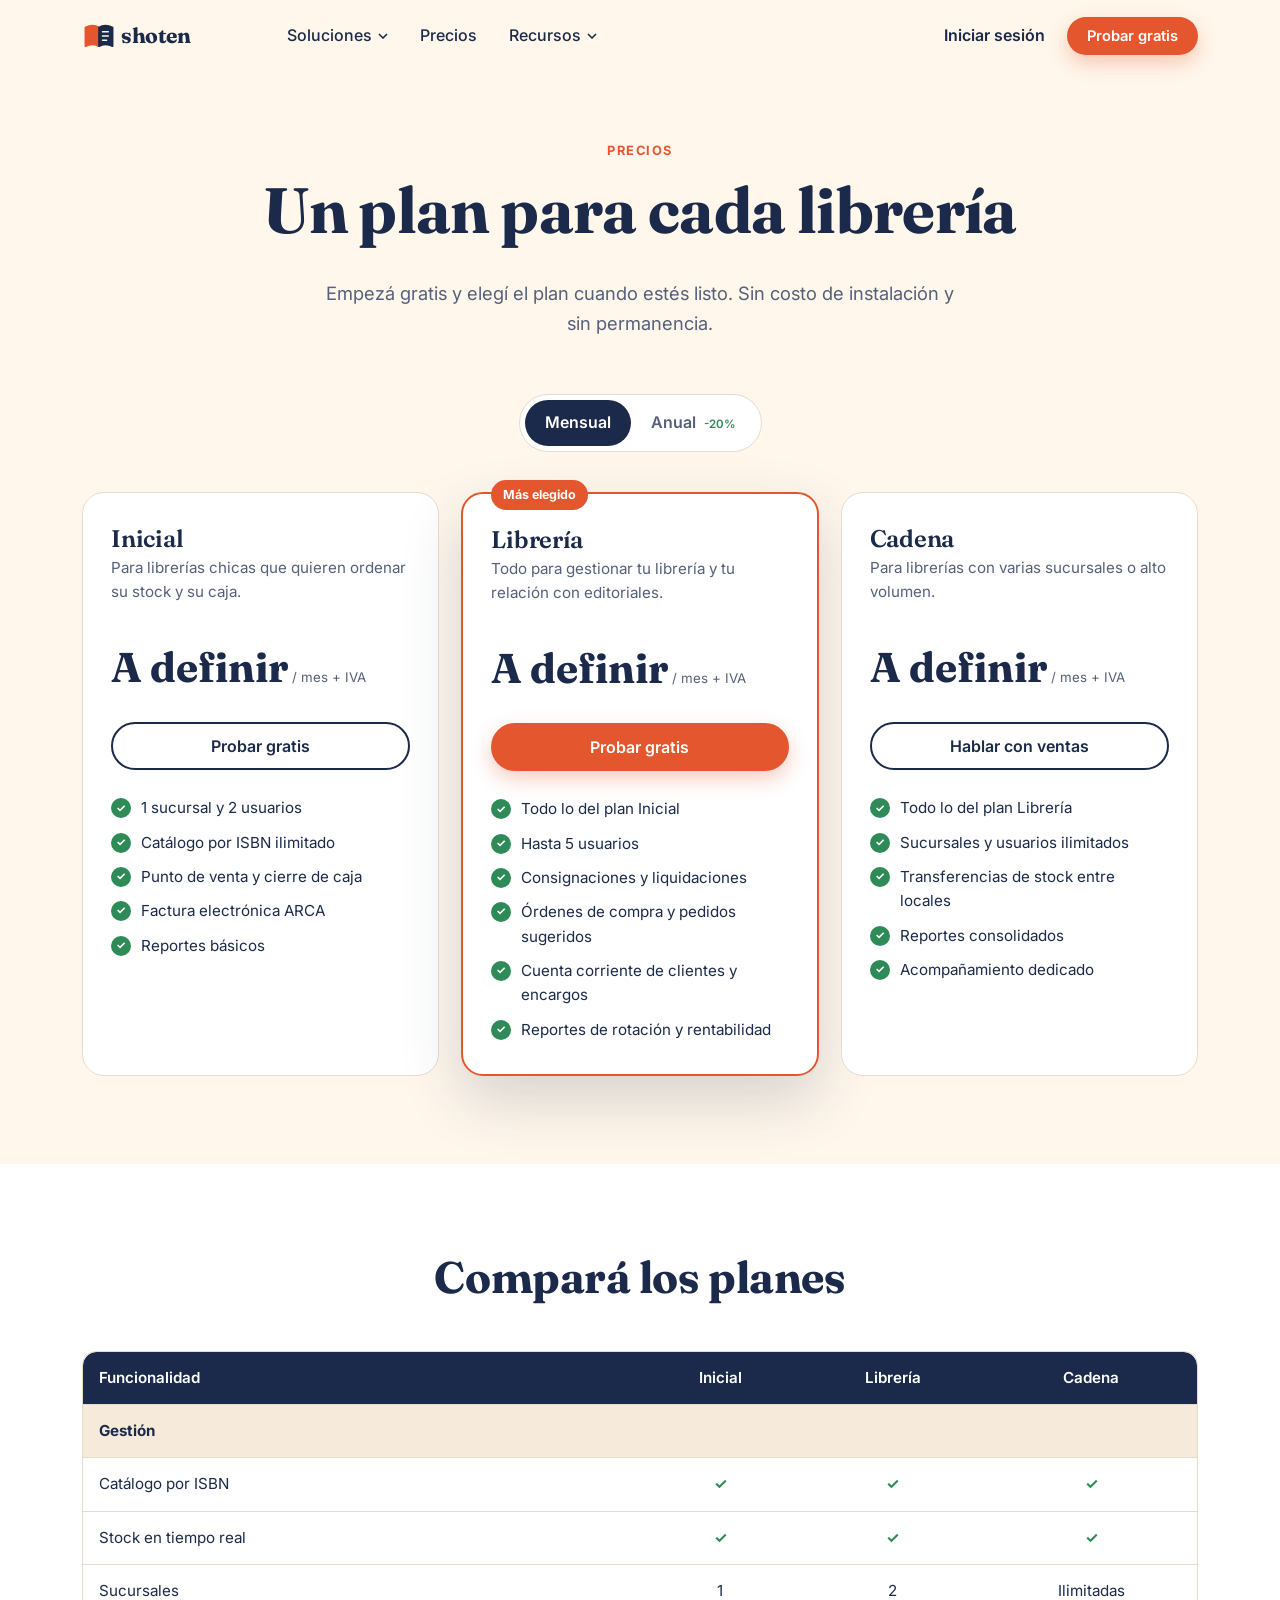
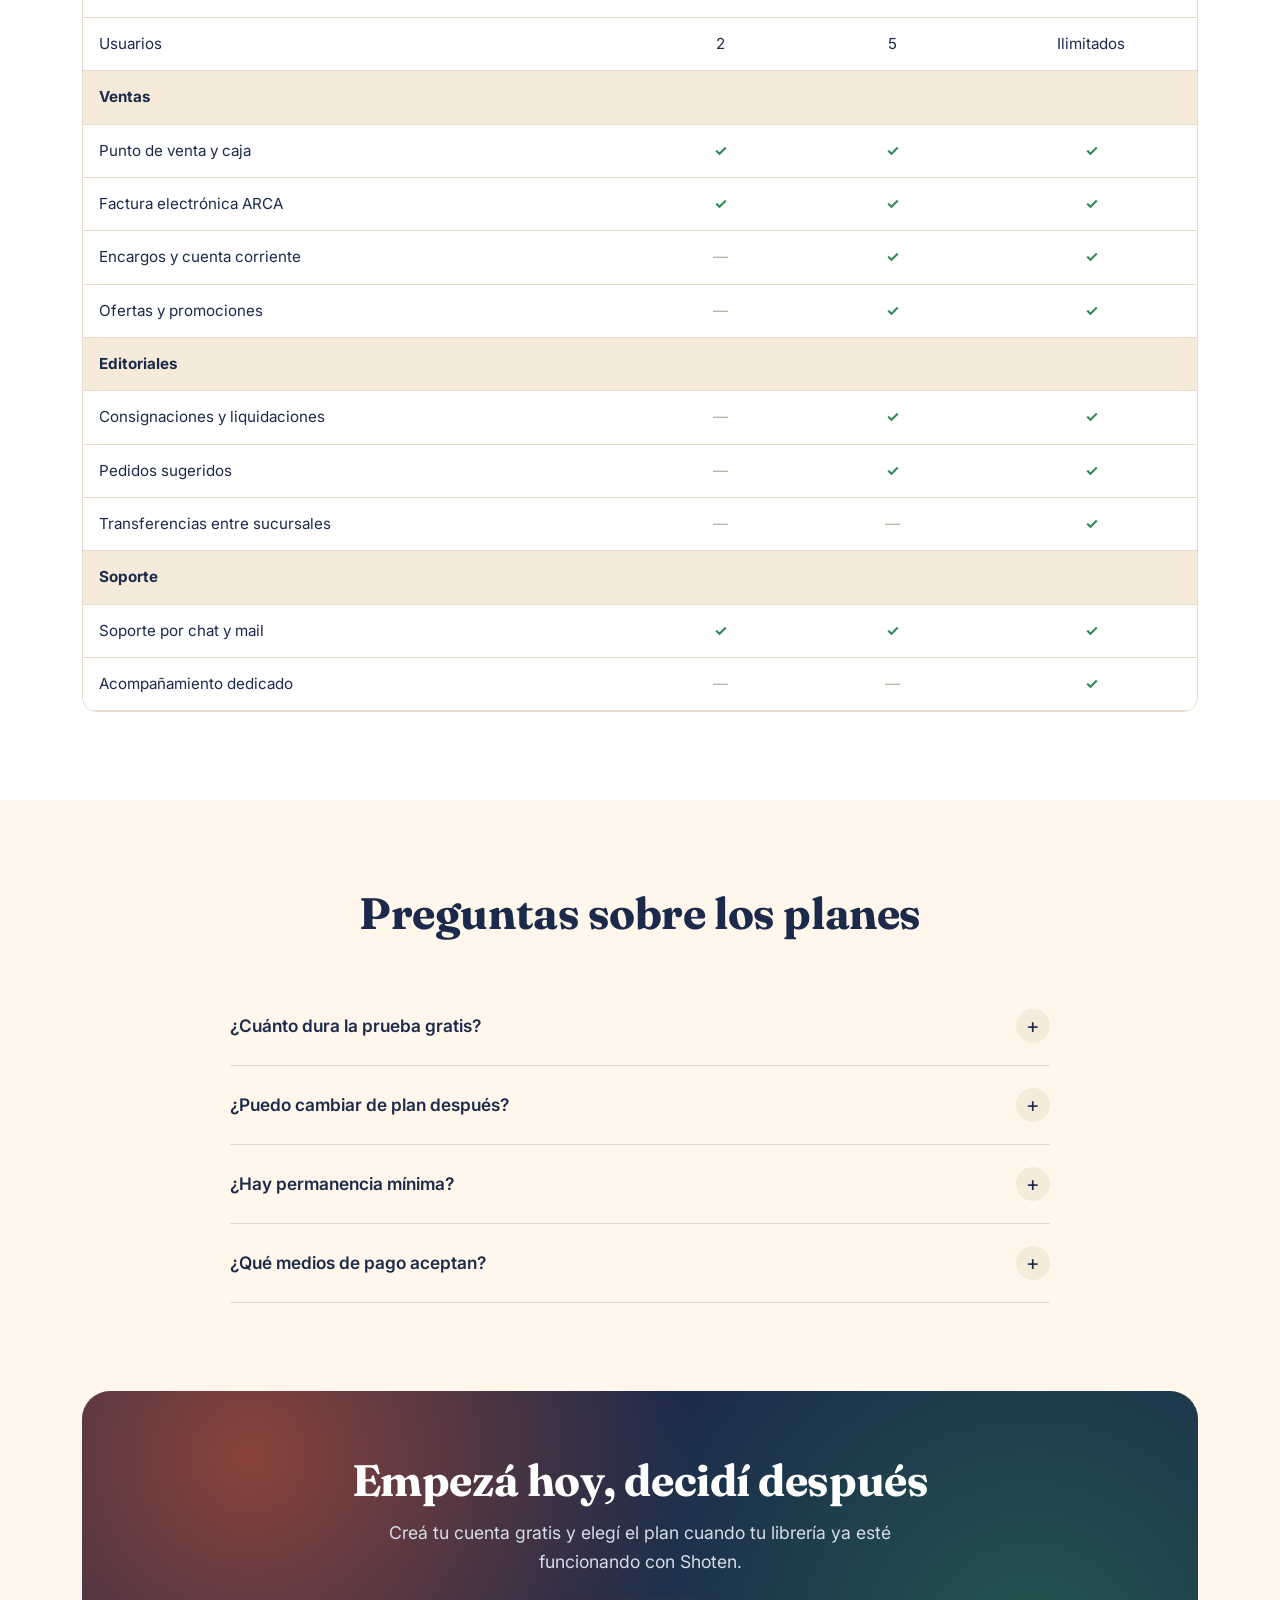
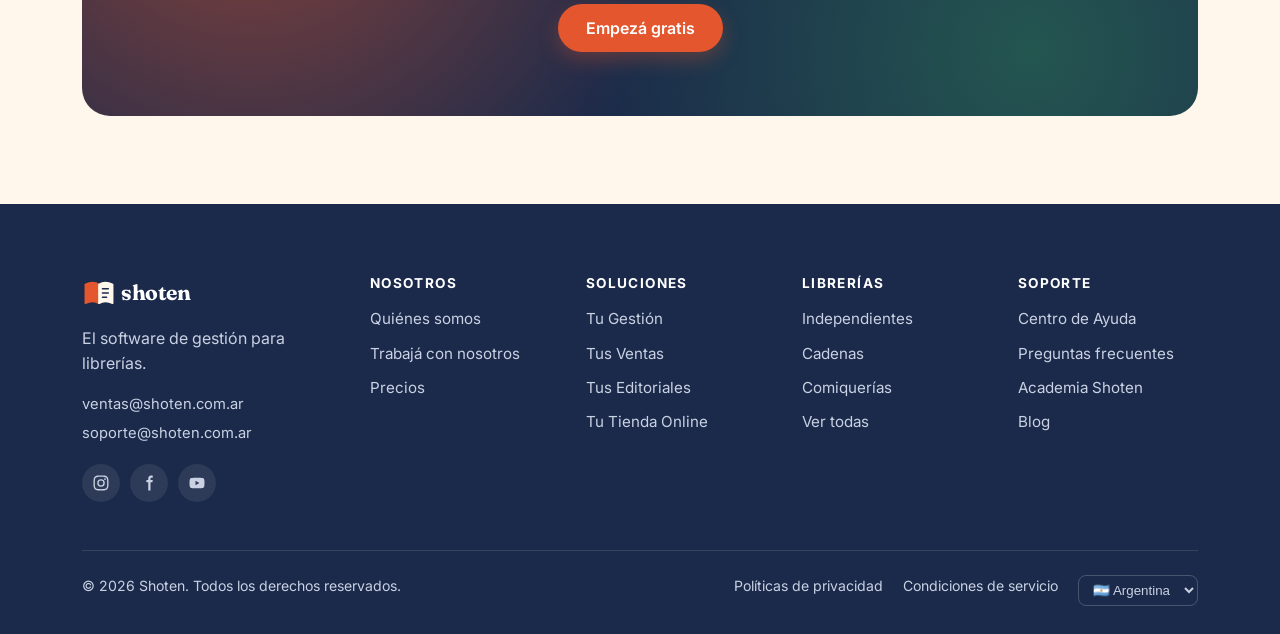
<file: precios.html>
<!doctype html>
<html lang="es-AR">
<head>
  <meta charset="utf-8">
  <meta name="viewport" content="width=device-width, initial-scale=1">
  <!-- En desarrollo: quitar noindex al lanzar (también en .htaccess) -->
  <meta name="robots" content="noindex, nofollow">
  <title>Precios | Shoten</title>
  <meta name="description" content="Planes y precios de Shoten, el software de gestión para librerías. Empezá gratis, sin costo de instalación ni permanencia.">
  <link rel="icon" href="img/favicon.svg" type="image/svg+xml">
  <link rel="preconnect" href="https://fonts.googleapis.com">
  <link rel="preconnect" href="https://fonts.gstatic.com" crossorigin>
  <link href="https://fonts.googleapis.com/css2?family=Fraunces:ital,opsz,wght@0,9..144,500;0,9..144,600;0,9..144,700;1,9..144,500&family=Inter:wght@400;500;600;700&display=swap" rel="stylesheet">
  <link rel="stylesheet" href="css/styles.css">
</head>
<body>

<!-- ============================== HEADER ============================== -->
<header class="header">
  <div class="container header__inner">
    <a class="brand" href="index.html" aria-label="Shoten, inicio">
      <svg viewBox="0 0 168 40" aria-hidden="true">
        <path d="M4 10c6-3 11-3 16 0v22c-5-3-10-3-16 0z" fill="#E4572E" stroke="#E4572E" stroke-width="2" stroke-linejoin="round"/>
        <path d="M36 10c-6-3-11-3-16 0v22c5-3 10-3 16 0z" fill="#1B2A4A" stroke="#1B2A4A" stroke-width="2" stroke-linejoin="round"/>
        <path d="M24 15h7M24 20h7M24 25h5" stroke="#FFF7EC" stroke-width="1.6" stroke-linecap="round"/>
        <text x="46" y="28" font-family="Fraunces, Georgia, serif" font-size="25" font-weight="700" fill="currentColor" letter-spacing="-0.5">shoten</text>
      </svg>
    </a>

    <nav class="nav" aria-label="Principal">
      <div class="nav__item" data-dropdown>
        <button class="nav__link" aria-expanded="false">Soluciones
          <svg class="chev" viewBox="0 0 10 6" aria-hidden="true"><path d="M1 1l4 4 4-4" stroke="currentColor" stroke-width="1.6" fill="none"/></svg>
        </button>
        <div class="dropdown">
          <a href="index.html#gestion"><span class="ico">📚</span><span><strong>Tu Gestión</strong><small>Catálogo por ISBN, stock multi-sucursal y reportes.</small></span></a>
          <a href="index.html#ventas"><span class="ico">🧾</span><span><strong>Tus Ventas</strong><small>Punto de venta, cobros y factura electrónica ARCA.</small></span></a>
          <a href="index.html#editoriales"><span class="ico">🤝</span><span><strong>Tus Editoriales</strong><small>Consignaciones, pedidos, devoluciones y liquidaciones.</small></span></a>
          <a href="index.html#online"><span class="ico">🛒</span><span><strong>Tu Tienda Online</strong> <span class="badge-new">Pronto</span><small>Vendé tu catálogo en la web con el stock sincronizado.</small></span></a>
        </div>
      </div>
      <div class="nav__item"><a class="nav__link" href="precios.html">Precios</a></div>
      <div class="nav__item" data-dropdown>
        <button class="nav__link" aria-expanded="false">Recursos
          <svg class="chev" viewBox="0 0 10 6" aria-hidden="true"><path d="M1 1l4 4 4-4" stroke="currentColor" stroke-width="1.6" fill="none"/></svg>
        </button>
        <div class="dropdown">
          <a href="#"><span class="ico">✍️</span><span><strong>Blog</strong><small>Ideas para hacer crecer tu librería.</small></span></a>
          <a href="#"><span class="ico">🛟</span><span><strong>Centro de Ayuda</strong><small>Guías paso a paso para usar Shoten.</small></span></a>
          <a href="#"><span class="ico">🎓</span><span><strong>Academia Shoten</strong><small>Capacitaciones para vos y tu equipo.</small></span></a>
          <a href="index.html#faq"><span class="ico">❓</span><span><strong>Preguntas Frecuentes</strong><small>Respuestas rápidas a las dudas más comunes.</small></span></a>
        </div>
      </div>
    </nav>

    <div class="header__cta">
      <a class="link-login" href="#" data-app="login">Iniciar sesión</a>
      <a class="btn btn--primary btn--sm" href="#" data-app="register">Probar gratis</a>
    </div>

    <button class="burger" aria-label="Abrir menú" aria-expanded="false"><span></span></button>
  </div>
</header>

<main>

<!-- ============================== PRECIOS ============================== -->
<!-- TODO: definir precios reales. Los valores data-price-* son provisorios. -->
<section class="page-hero">
  <div class="container">
    <span class="eyebrow">Precios</span>
    <h1>Un plan para cada librería</h1>
    <p>Empezá gratis y elegí el plan cuando estés listo. Sin costo de instalación y sin permanencia.</p>
  </div>
</section>

<section class="section" style="padding-top:32px">
  <div class="container" style="text-align:center">
    <div class="billing-toggle" data-billing>
      <button class="is-active" data-mode="mensual">Mensual</button>
      <button data-mode="anual">Anual <span class="save">-20%</span></button>
    </div>

    <div class="plans" style="text-align:left">
      <article class="plan">
        <h3>Inicial</h3>
        <p class="plan__desc">Para librerías chicas que quieren ordenar su stock y su caja.</p>
        <div class="plan__price"><b data-price-mensual="A definir" data-price-anual="A definir">A definir</b> <small>/ mes + IVA</small></div>
        <a class="btn btn--ghost btn--block" href="#" data-app="register">Probar gratis</a>
        <ul class="bullets">
          <li><span class="check">✓</span> 1 sucursal y 2 usuarios</li>
          <li><span class="check">✓</span> Catálogo por ISBN ilimitado</li>
          <li><span class="check">✓</span> Punto de venta y cierre de caja</li>
          <li><span class="check">✓</span> Factura electrónica ARCA</li>
          <li><span class="check">✓</span> Reportes básicos</li>
        </ul>
      </article>

      <article class="plan plan--featured">
        <span class="plan__tag">Más elegido</span>
        <h3>Librería</h3>
        <p class="plan__desc">Todo para gestionar tu librería y tu relación con editoriales.</p>
        <div class="plan__price"><b data-price-mensual="A definir" data-price-anual="A definir">A definir</b> <small>/ mes + IVA</small></div>
        <a class="btn btn--primary btn--block" href="#" data-app="register">Probar gratis</a>
        <ul class="bullets">
          <li><span class="check">✓</span> Todo lo del plan Inicial</li>
          <li><span class="check">✓</span> Hasta 5 usuarios</li>
          <li><span class="check">✓</span> Consignaciones y liquidaciones</li>
          <li><span class="check">✓</span> Órdenes de compra y pedidos sugeridos</li>
          <li><span class="check">✓</span> Cuenta corriente de clientes y encargos</li>
          <li><span class="check">✓</span> Reportes de rotación y rentabilidad</li>
        </ul>
      </article>

      <article class="plan">
        <h3>Cadena</h3>
        <p class="plan__desc">Para librerías con varias sucursales o alto volumen.</p>
        <div class="plan__price"><b data-price-mensual="A definir" data-price-anual="A definir">A definir</b> <small>/ mes + IVA</small></div>
        <a class="btn btn--ghost btn--block" href="#faq-precios">Hablar con ventas</a>
        <ul class="bullets">
          <li><span class="check">✓</span> Todo lo del plan Librería</li>
          <li><span class="check">✓</span> Sucursales y usuarios ilimitados</li>
          <li><span class="check">✓</span> Transferencias de stock entre locales</li>
          <li><span class="check">✓</span> Reportes consolidados</li>
          <li><span class="check">✓</span> Acompañamiento dedicado</li>
        </ul>
      </article>
    </div>
  </div>
</section>

<section class="section section--white">
  <div class="container">
    <div class="section-head">
      <h2>Compará los planes</h2>
    </div>
    <div class="table-wrap">
      <table class="compare">
        <thead><tr><th>Funcionalidad</th><th>Inicial</th><th>Librería</th><th>Cadena</th></tr></thead>
        <tbody>
          <tr class="group"><td colspan="4">Gestión</td></tr>
          <tr><td>Catálogo por ISBN</td><td class="yes">✓</td><td class="yes">✓</td><td class="yes">✓</td></tr>
          <tr><td>Stock en tiempo real</td><td class="yes">✓</td><td class="yes">✓</td><td class="yes">✓</td></tr>
          <tr><td>Sucursales</td><td>1</td><td>2</td><td>Ilimitadas</td></tr>
          <tr><td>Usuarios</td><td>2</td><td>5</td><td>Ilimitados</td></tr>
          <tr class="group"><td colspan="4">Ventas</td></tr>
          <tr><td>Punto de venta y caja</td><td class="yes">✓</td><td class="yes">✓</td><td class="yes">✓</td></tr>
          <tr><td>Factura electrónica ARCA</td><td class="yes">✓</td><td class="yes">✓</td><td class="yes">✓</td></tr>
          <tr><td>Encargos y cuenta corriente</td><td class="no">—</td><td class="yes">✓</td><td class="yes">✓</td></tr>
          <tr><td>Ofertas y promociones</td><td class="no">—</td><td class="yes">✓</td><td class="yes">✓</td></tr>
          <tr class="group"><td colspan="4">Editoriales</td></tr>
          <tr><td>Consignaciones y liquidaciones</td><td class="no">—</td><td class="yes">✓</td><td class="yes">✓</td></tr>
          <tr><td>Pedidos sugeridos</td><td class="no">—</td><td class="yes">✓</td><td class="yes">✓</td></tr>
          <tr><td>Transferencias entre sucursales</td><td class="no">—</td><td class="no">—</td><td class="yes">✓</td></tr>
          <tr class="group"><td colspan="4">Soporte</td></tr>
          <tr><td>Soporte por chat y mail</td><td class="yes">✓</td><td class="yes">✓</td><td class="yes">✓</td></tr>
          <tr><td>Acompañamiento dedicado</td><td class="no">—</td><td class="no">—</td><td class="yes">✓</td></tr>
        </tbody>
      </table>
    </div>
  </div>
</section>

<section class="section" id="faq-precios">
  <div class="container">
    <div class="section-head"><h2>Preguntas sobre los planes</h2></div>
    <div class="faq">
      <details><summary>¿Cuánto dura la prueba gratis?</summary><p>Podés usar Shoten gratis durante el período de prueba con todas las funciones del plan Librería, sin cargar tarjeta.</p></details>
      <details><summary>¿Puedo cambiar de plan después?</summary><p>Sí, podés subir o bajar de plan cuando quieras. El cambio se aplica desde el próximo período.</p></details>
      <details><summary>¿Hay permanencia mínima?</summary><p>No. Podés dar de baja tu suscripción en cualquier momento.</p></details>
      <details><summary>¿Qué medios de pago aceptan?</summary><p>Tarjeta de crédito, débito automático y transferencia bancaria.</p></details>
    </div>
  </div>
</section>

<section class="section" style="padding-top:0">
  <div class="container">
    <div class="cta-final">
      <h2>Empezá hoy, decidí después</h2>
      <p>Creá tu cuenta gratis y elegí el plan cuando tu librería ya esté funcionando con Shoten.</p>
      <a class="btn btn--primary" href="#" data-app="register">Empezá gratis</a>
    </div>
  </div>
</section>

</main>

<!-- ============================== FOOTER ============================== -->
<footer class="footer" style="margin-top:0">
  <div class="container">
    <div class="footer__grid">
      <div>
        <a class="brand" href="index.html" aria-label="Shoten, inicio">
          <svg viewBox="0 0 168 40" style="height:34px;width:auto" aria-hidden="true">
            <path d="M4 10c6-3 11-3 16 0v22c-5-3-10-3-16 0z" fill="#E4572E" stroke="#E4572E" stroke-width="2" stroke-linejoin="round"/>
            <path d="M36 10c-6-3-11-3-16 0v22c5-3 10-3 16 0z" fill="#FFF7EC" stroke="#FFF7EC" stroke-width="2" stroke-linejoin="round"/>
            <path d="M24 15h7M24 20h7M24 25h5" stroke="#1B2A4A" stroke-width="1.6" stroke-linecap="round"/>
            <text x="46" y="28" font-family="Fraunces, Georgia, serif" font-size="25" font-weight="700" fill="currentColor" letter-spacing="-0.5">shoten</text>
          </svg>
        </a>
        <p>El software de gestión para librerías.</p>
        <div class="footer__contact">
          <a href="mailto:ventas@shoten.com.ar">ventas@shoten.com.ar</a>
          <a href="mailto:soporte@shoten.com.ar">soporte@shoten.com.ar</a>
        </div>
        <div class="social">
          <a href="#" aria-label="Instagram"><svg viewBox="0 0 24 24"><path d="M12 7a5 5 0 100 10 5 5 0 000-10zm0 8.2a3.2 3.2 0 110-6.4 3.2 3.2 0 010 6.4zM17.3 5.5a1.2 1.2 0 100 2.4 1.2 1.2 0 000-2.4zM12 2c-2.7 0-3 0-4.1.1C4.3 2.3 2.3 4.3 2.1 7.9 2 9 2 9.3 2 12s0 3 .1 4.1c.2 3.6 2.2 5.6 5.8 5.8 1.1.1 1.4.1 4.1.1s3 0 4.1-.1c3.6-.2 5.6-2.2 5.8-5.8.1-1.1.1-1.4.1-4.1s0-3-.1-4.1c-.2-3.6-2.2-5.6-5.8-5.8C15 2 14.7 2 12 2zm0 1.8c2.7 0 3 0 4 .1 2.7.1 4 1.4 4.1 4.1.1 1 .1 1.3.1 4s0 3-.1 4c-.1 2.7-1.4 4-4.1 4.1-1 .1-1.3.1-4 .1s-3 0-4-.1c-2.7-.1-4-1.4-4.1-4.1-.1-1-.1-1.3-.1-4s0-3 .1-4C3.9 5.3 5.3 4 8 3.9c1-.1 1.3-.1 4-.1z"/></svg></a>
          <a href="#" aria-label="Facebook"><svg viewBox="0 0 24 24"><path d="M14 8V6.3c0-.8.2-1.3 1.4-1.3H17V2.2C16.7 2.1 15.8 2 14.8 2 12.6 2 11 3.4 11 5.9V8H8.5v3H11v11h3V11h2.6l.4-3H14z"/></svg></a>
          <a href="#" aria-label="YouTube"><svg viewBox="0 0 24 24"><path d="M21.6 7.2a2.5 2.5 0 00-1.8-1.8C18.2 5 12 5 12 5s-6.2 0-7.8.4A2.5 2.5 0 002.4 7.2C2 8.8 2 12 2 12s0 3.2.4 4.8a2.5 2.5 0 001.8 1.8C5.8 19 12 19 12 19s6.2 0 7.8-.4a2.5 2.5 0 001.8-1.8c.4-1.6.4-4.8.4-4.8s0-3.2-.4-4.8zM10 15V9l5.2 3L10 15z"/></svg></a>
        </div>
      </div>
      <div>
        <h4>Nosotros</h4>
        <ul><li><a href="#">Quiénes somos</a></li><li><a href="#">Trabajá con nosotros</a></li><li><a href="precios.html">Precios</a></li></ul>
      </div>
      <div>
        <h4>Soluciones</h4>
        <ul><li><a href="index.html#gestion">Tu Gestión</a></li><li><a href="index.html#ventas">Tus Ventas</a></li><li><a href="index.html#editoriales">Tus Editoriales</a></li><li><a href="index.html#online">Tu Tienda Online</a></li></ul>
      </div>
      <div>
        <h4>Librerías</h4>
        <ul><li><a href="index.html#tipos">Independientes</a></li><li><a href="index.html#tipos">Cadenas</a></li><li><a href="index.html#tipos">Comiquerías</a></li><li><a href="index.html#tipos">Ver todas</a></li></ul>
      </div>
      <div>
        <h4>Soporte</h4>
        <ul><li><a href="#">Centro de Ayuda</a></li><li><a href="index.html#faq">Preguntas frecuentes</a></li><li><a href="#">Academia Shoten</a></li><li><a href="#">Blog</a></li></ul>
      </div>
    </div>
    <div class="footer__bottom">
      <span>© <span data-year>2026</span> Shoten. Todos los derechos reservados.</span>
      <nav><a href="#">Políticas de privacidad</a><a href="#">Condiciones de servicio</a>
        <select class="country" aria-label="País"><option>🇦🇷 Argentina</option></select>
      </nav>
    </div>
  </div>
</footer>

<script src="js/main.js"></script>
</body>
</html>
</file>
<file: css/styles.css>
/* ==========================================================================
   Shoten — sitio institucional
   ========================================================================== */

:root {
  --ink: #1B2A4A;
  --ink-2: #2C3E66;
  --ink-soft: #55607A;
  --paper: #FFF7EC;
  --paper-2: #F6EBDA;
  --white: #FFFFFF;
  --accent: #E4572E;
  --accent-dark: #C2421D;
  --accent-soft: #FCE3D9;
  --green: #2E8B57;
  --gold: #F2B134;
  --line: #E7DCCB;

  --font-display: "Fraunces", Georgia, "Times New Roman", serif;
  --font-body: "Inter", system-ui, -apple-system, "Segoe UI", Roboto, sans-serif;

  --radius: 14px;
  --radius-lg: 22px;
  --shadow: 0 10px 30px rgba(27, 42, 74, .10);
  --shadow-lg: 0 24px 60px rgba(27, 42, 74, .18);
  --container: 1180px;
  --gutter: 16px;
}

*, *::before, *::after { box-sizing: border-box; }

html { scroll-behavior: smooth; }

body {
  margin: 0;
  font-family: var(--font-body);
  font-size: 16px;
  line-height: 1.6;
  color: var(--ink);
  background: var(--paper);
  -webkit-font-smoothing: antialiased;
  overflow-x: hidden;
}

img, svg { max-width: 100%; display: block; }
a { color: inherit; text-decoration: none; }
button { font: inherit; cursor: pointer; }

h1, h2, h3, h4 {
  font-family: var(--font-display);
  line-height: 1.15;
  margin: 0 0 .5em;
  letter-spacing: -.01em;
}
h1 { font-size: clamp(2.3rem, 5.4vw, 4rem); font-weight: 700; }
h2 { font-size: clamp(1.8rem, 3.6vw, 2.75rem); font-weight: 700; }
h3 { font-size: 1.3rem; font-weight: 600; }
p { margin: 0 0 1em; }

.container {
  width: 100%;
  max-width: var(--container);
  margin: 0 auto;
  padding: 0 var(--gutter);
}
@media (min-width: 768px) { :root { --gutter: 32px; } }

.section { padding: 88px 0; }
.section--tight { padding: 56px 0; }
.section--white { background: var(--white); }
.section--ink { background: var(--ink); color: var(--paper); }
.section--ink h2, .section--ink h3 { color: var(--white); }

.section-head { max-width: 720px; margin: 0 auto 48px; text-align: center; }
.section-head p { color: var(--ink-soft); font-size: 1.1rem; }
.section--ink .section-head p { color: #C9D1E3; }

.eyebrow {
  display: inline-block;
  font-size: .8rem;
  font-weight: 700;
  letter-spacing: .12em;
  text-transform: uppercase;
  color: var(--accent);
  margin-bottom: 12px;
}

.text-accent { color: var(--accent); }
.text-italic { font-style: italic; font-weight: 500; }

/* Botones ----------------------------------------------------------------- */
.btn {
  display: inline-flex;
  align-items: center;
  justify-content: center;
  gap: 8px;
  padding: 14px 26px;
  border-radius: 999px;
  border: 2px solid transparent;
  font-weight: 600;
  font-size: 1rem;
  line-height: 1;
  transition: background .2s, color .2s, border-color .2s, transform .2s, box-shadow .2s;
  white-space: nowrap;
}
.btn:hover { transform: translateY(-1px); }
.btn--primary { background: var(--accent); color: var(--white); box-shadow: 0 8px 20px rgba(228, 87, 46, .3); }
.btn--primary:hover { background: var(--accent-dark); }
.btn--ghost { border-color: var(--ink); color: var(--ink); }
.btn--ghost:hover { background: var(--ink); color: var(--paper); }
.btn--light { background: var(--white); color: var(--ink); }
.btn--sm { padding: 10px 18px; font-size: .92rem; }
.btn--block { width: 100%; }

/* Header ------------------------------------------------------------------ */
.header {
  position: sticky;
  top: 0;
  z-index: 50;
  background: rgba(255, 247, 236, .92);
  backdrop-filter: saturate(1.4) blur(10px);
  border-bottom: 1px solid transparent;
  transition: border-color .2s, box-shadow .2s;
}
.header.is-scrolled { border-color: var(--line); box-shadow: 0 4px 20px rgba(27, 42, 74, .06); }
.header__inner { display: flex; align-items: center; gap: 24px; height: 72px; }
.brand { display: flex; align-items: center; color: var(--ink); }
.brand svg { height: 34px; width: auto; }

.nav { display: flex; align-items: center; gap: 4px; margin-left: 24px; }
.nav__item { position: relative; }
.nav__link {
  display: flex; align-items: center; gap: 6px;
  padding: 10px 14px;
  border: 0; background: none;
  border-radius: 10px;
  font-weight: 500;
  color: var(--ink);
}
.nav__link:hover, .nav__item.is-open .nav__link { background: var(--paper-2); }
.nav__link .chev { width: 10px; transition: transform .2s; }
.nav__item.is-open .chev { transform: rotate(180deg); }

.dropdown {
  position: absolute;
  top: calc(100% + 8px);
  left: 0;
  min-width: 340px;
  padding: 10px;
  background: var(--white);
  border: 1px solid var(--line);
  border-radius: var(--radius);
  box-shadow: var(--shadow-lg);
  opacity: 0; visibility: hidden; transform: translateY(6px);
  transition: opacity .18s, transform .18s, visibility .18s;
}
.nav__item.is-open .dropdown { opacity: 1; visibility: visible; transform: none; }
.dropdown a {
  display: flex; gap: 12px; align-items: flex-start;
  padding: 12px; border-radius: 10px;
}
.dropdown a:hover { background: var(--paper); }
.dropdown .ico {
  flex: none; width: 38px; height: 38px; border-radius: 10px;
  display: grid; place-items: center;
  background: var(--accent-soft); color: var(--accent);
  font-size: 1.1rem;
}
.dropdown strong { display: block; font-size: .96rem; }
.dropdown small { color: var(--ink-soft); font-size: .84rem; line-height: 1.4; display: block; }
.badge-new {
  display: inline-block; margin-left: 6px; padding: 1px 7px;
  font-size: .68rem; font-weight: 700; border-radius: 99px;
  background: var(--ink); color: var(--white); vertical-align: middle;
}

.header__cta { margin-left: auto; display: flex; align-items: center; gap: 10px; }
.link-login { font-weight: 600; padding: 10px 12px; }
.link-login:hover { color: var(--accent); }

.burger {
  display: none; margin-left: auto;
  width: 44px; height: 44px; border: 0; border-radius: 10px;
  background: var(--paper-2);
  align-items: center; justify-content: center;
}
.burger span, .burger span::before, .burger span::after {
  display: block; width: 20px; height: 2px; background: var(--ink); border-radius: 2px;
  position: relative; transition: transform .2s, background .2s;
}
.burger span::before, .burger span::after { content: ""; position: absolute; left: 0; }
.burger span::before { top: -6px; }
.burger span::after { top: 6px; }
.menu-open .burger span { background: transparent; }
.menu-open .burger span::before { transform: translateY(6px) rotate(45deg); }
.menu-open .burger span::after { transform: translateY(-6px) rotate(-45deg); }

@media (max-width: 960px) {
  .burger { display: inline-flex; }
  .nav, .header__cta { display: none; }
  .menu-open .nav {
    display: flex; flex-direction: column; align-items: stretch;
    position: fixed; top: 72px; left: 0; right: 0; bottom: 0;
    margin: 0; padding: 16px var(--gutter) 140px;
    background: var(--paper); overflow-y: auto;
  }
  .menu-open .header__cta {
    display: flex; flex-direction: column-reverse; align-items: stretch;
    position: fixed; left: 0; right: 0; bottom: 0; z-index: 2;
    padding: 16px var(--gutter); background: var(--white);
    border-top: 1px solid var(--line);
  }
  .menu-open .link-login { text-align: center; }
  .nav__link { width: 100%; justify-content: space-between; padding: 14px 8px; font-size: 1.1rem; }
  .dropdown {
    position: static; min-width: 0; box-shadow: none; border: 0; padding: 0 0 8px;
    background: transparent; display: none; opacity: 1; visibility: visible; transform: none;
  }
  .nav__item.is-open .dropdown { display: block; }
  body.menu-open { overflow: hidden; }
}

/* Hero -------------------------------------------------------------------- */
.hero { padding: 56px 0 72px; position: relative; overflow: hidden; }
.hero::before {
  content: ""; position: absolute; inset: auto -20% -40% auto;
  width: 720px; height: 720px; border-radius: 50%;
  background: radial-gradient(circle, rgba(228, 87, 46, .14), transparent 65%);
  pointer-events: none;
}
.hero__grid { display: grid; grid-template-columns: 1fr; gap: 48px; align-items: center; position: relative; }
@media (min-width: 1024px) { .hero__grid { grid-template-columns: 1.02fr 1fr; } }

.rating {
  display: inline-flex; align-items: center; gap: 10px;
  padding: 6px 14px 6px 8px; margin-bottom: 22px;
  background: var(--white); border: 1px solid var(--line); border-radius: 999px;
  font-size: .9rem; font-weight: 500;
}
.stars { color: var(--gold); letter-spacing: 1px; font-size: 1rem; }
.hero__lead { font-size: 1.2rem; color: var(--ink-soft); max-width: 560px; margin-bottom: 28px; }
.hero__actions { display: flex; flex-wrap: wrap; gap: 12px; margin-bottom: 26px; }
.trust { list-style: none; padding: 0; margin: 0; display: flex; flex-wrap: wrap; gap: 10px 22px; color: var(--ink-soft); font-size: .95rem; }
.trust li { display: flex; align-items: center; gap: 8px; }
.check {
  flex: none; width: 20px; height: 20px; border-radius: 50%;
  background: var(--green); color: var(--white);
  display: inline-grid; place-items: center; font-size: .7rem; font-weight: 700;
}

/* Demo / mockups ---------------------------------------------------------- */
.demo { position: relative; }
.demo__tabs { display: flex; gap: 6px; flex-wrap: wrap; margin-bottom: 14px; }
.demo__tab {
  padding: 8px 14px; border-radius: 999px; border: 1px solid var(--line);
  background: var(--white); font-size: .85rem; font-weight: 600; color: var(--ink-soft);
  transition: all .2s;
}
.demo__tab.is-active { background: var(--ink); border-color: var(--ink); color: var(--white); }

.window {
  background: var(--white);
  border-radius: var(--radius-lg);
  box-shadow: var(--shadow-lg);
  border: 1px solid var(--line);
  overflow: hidden;
}
.window__bar { display: flex; align-items: center; gap: 6px; padding: 12px 16px; background: var(--paper-2); border-bottom: 1px solid var(--line); }
.window__bar i { width: 10px; height: 10px; border-radius: 50%; background: #E0CDB3; }
.window__bar span { margin-left: 10px; font-size: .78rem; color: var(--ink-soft); font-weight: 500; }
.window__body { padding: 18px; min-height: 360px; position: relative; }

.screen { display: none; animation: fadeIn .35s ease; }
.screen.is-active { display: block; }
@keyframes fadeIn { from { opacity: 0; transform: translateY(6px); } to { opacity: 1; transform: none; } }

.mk-head { display: flex; justify-content: space-between; align-items: center; margin-bottom: 14px; gap: 10px; }
.mk-head h4 { font-family: var(--font-body); font-size: 1rem; margin: 0; }
.mk-pill { font-size: .72rem; font-weight: 700; padding: 4px 10px; border-radius: 99px; background: var(--accent-soft); color: var(--accent-dark); white-space: nowrap; }
.mk-pill--green { background: #DDF2E5; color: #1F6B41; }
.mk-pill--ink { background: #E3E8F2; color: var(--ink); }
.mk-search { display: flex; align-items: center; gap: 8px; padding: 10px 12px; border: 1px solid var(--line); border-radius: 10px; font-size: .85rem; color: var(--ink-soft); margin-bottom: 12px; }
.mk-row { display: grid; grid-template-columns: 34px 1fr auto; gap: 12px; align-items: center; padding: 9px 0; border-bottom: 1px dashed var(--line); font-size: .85rem; }
.mk-row:last-child { border-bottom: 0; }
.mk-cover { width: 34px; height: 46px; border-radius: 3px; box-shadow: inset -3px 0 0 rgba(0,0,0,.12); }
.mk-row b { display: block; font-size: .88rem; }
.mk-row small { color: var(--ink-soft); font-size: .76rem; }
.mk-total { display: flex; justify-content: space-between; align-items: center; margin-top: 12px; padding: 12px 14px; background: var(--ink); color: var(--white); border-radius: 12px; font-weight: 600; }
.mk-total strong { font-size: 1.2rem; }
.mk-grid { display: grid; grid-template-columns: repeat(3, 1fr); gap: 10px; margin-bottom: 14px; }
.mk-kpi { padding: 12px; border-radius: 12px; background: var(--paper); }
.mk-kpi small { display: block; font-size: .72rem; color: var(--ink-soft); }
.mk-kpi b { font-size: 1.1rem; }
.mk-kpi em { font-style: normal; font-size: .72rem; color: var(--green); font-weight: 700; }
.mk-bars { display: flex; align-items: flex-end; gap: 8px; height: 150px; padding: 10px 4px 0; border-bottom: 1px solid var(--line); }
.mk-bars span { flex: 1; border-radius: 6px 6px 0 0; background: linear-gradient(var(--accent), #F08A5D); }
.mk-bars span:nth-child(odd) { background: linear-gradient(var(--ink-2), #6A7BA3); }
.mk-labels { display: flex; gap: 8px; padding: 6px 4px 0; font-size: .7rem; color: var(--ink-soft); }
.mk-labels span { flex: 1; text-align: center; }
.mk-progress { height: 8px; border-radius: 99px; background: var(--paper-2); overflow: hidden; margin-top: 4px; }
.mk-progress i { display: block; height: 100%; background: var(--green); border-radius: 99px; }

.float-card {
  position: absolute; z-index: 2;
  display: flex; align-items: center; gap: 10px;
  padding: 10px 14px; border-radius: 14px;
  background: var(--white); box-shadow: var(--shadow);
  font-size: .82rem; font-weight: 600;
  animation: bob 5s ease-in-out infinite;
}
.float-card .dot { width: 30px; height: 30px; border-radius: 9px; display: grid; place-items: center; font-size: .95rem; }
.float-card--a { left: -18px; bottom: 40px; }
.float-card--b { right: -14px; top: 200px; animation-delay: -2.5s; }
@keyframes bob { 50% { transform: translateY(-8px); } }
@media (max-width: 640px) { .float-card { display: none; } .mk-grid { grid-template-columns: 1fr 1fr; } .mk-grid .mk-kpi:last-child { display: none; } }

/* Marquee ----------------------------------------------------------------- */
.marquee { padding: 28px 0; border-top: 1px solid var(--line); border-bottom: 1px solid var(--line); background: var(--white); overflow: hidden; }
.marquee__label { text-align: center; font-size: .85rem; color: var(--ink-soft); margin-bottom: 16px; }
.marquee__track { display: flex; gap: 48px; width: max-content; animation: scroll 40s linear infinite; }
.marquee:hover .marquee__track { animation-play-state: paused; }
.marquee__item { display: flex; align-items: center; gap: 10px; font-family: var(--font-display); font-size: 1.25rem; font-weight: 600; color: #8A8FA0; white-space: nowrap; }
.marquee__item span { font-size: 1.3rem; }
@keyframes scroll { to { transform: translateX(-50%); } }

/* Steps ------------------------------------------------------------------- */
.steps { display: grid; gap: 16px; grid-template-columns: repeat(auto-fit, minmax(240px, 1fr)); counter-reset: step; }
.step {
  position: relative; padding: 26px 22px 22px;
  background: var(--white); border: 1px solid var(--line); border-radius: var(--radius);
  transition: transform .2s, box-shadow .2s;
}
.step:hover { transform: translateY(-3px); box-shadow: var(--shadow); }
.step__num { font-family: var(--font-display); font-size: 2.2rem; font-weight: 700; color: var(--accent); line-height: 1; margin-bottom: 12px; }
.step h3 { font-size: 1.1rem; }
.step p { color: var(--ink-soft); font-size: .95rem; margin: 0; }

/* Products ---------------------------------------------------------------- */
.products { display: grid; gap: 22px; grid-template-columns: repeat(auto-fit, minmax(300px, 1fr)); }
.product {
  display: flex; flex-direction: column;
  background: var(--paper); border-radius: var(--radius-lg); overflow: hidden;
  border: 1px solid var(--line);
}
.product__art { height: 190px; display: grid; place-items: center; position: relative; overflow: hidden; }
.product__art--1 { background: linear-gradient(135deg, #1B2A4A, #34497A); }
.product__art--2 { background: linear-gradient(135deg, #E4572E, #F39064); }
.product__art--3 { background: linear-gradient(135deg, #2E8B57, #5DB585); }
.product__art .big { font-size: 4.2rem; filter: drop-shadow(0 10px 20px rgba(0,0,0,.25)); }
.product__body { padding: 26px; display: flex; flex-direction: column; flex: 1; }
.product__num { font-weight: 700; color: var(--accent); font-size: .85rem; letter-spacing: .1em; }
.product__body > p { color: var(--ink-soft); }
.bullets { list-style: none; padding: 0; margin: 0 0 24px; display: grid; gap: 10px; }
.bullets li { display: flex; gap: 10px; align-items: flex-start; font-size: .95rem; }
.bullets .check { margin-top: 2px; }
.product .btn { margin-top: auto; align-self: flex-start; }

.online-strip {
  margin-top: 22px; padding: 22px 26px; border-radius: var(--radius-lg);
  display: flex; align-items: center; gap: 18px; flex-wrap: wrap;
  background: var(--paper); border: 1px dashed var(--accent);
}
.online-strip__ico { font-size: 2rem; }
.online-strip > div { flex: 1 1 260px; }
.online-strip h3 { margin-bottom: 4px; }
.online-strip p { margin: 0; color: var(--ink-soft); }

/* Benefits ---------------------------------------------------------------- */
.benefits { display: grid; gap: 18px; grid-template-columns: repeat(auto-fit, minmax(250px, 1fr)); }
@media (min-width: 900px) { .benefits { grid-template-columns: repeat(3, 1fr); } }
.benefit { padding: 26px; border-radius: var(--radius); background: rgba(255,255,255,.05); border: 1px solid rgba(255,255,255,.1); }
.benefit__ico { width: 46px; height: 46px; border-radius: 12px; display: grid; place-items: center; font-size: 1.3rem; background: var(--accent); margin-bottom: 16px; }
.benefit h3 { font-size: 1.2rem; }
.benefit p { color: #C9D1E3; margin: 0; font-size: .95rem; }

/* Testimonials ------------------------------------------------------------ */
.testimonials { display: grid; gap: 20px; grid-template-columns: repeat(auto-fit, minmax(280px, 1fr)); }
.quote { padding: 28px; background: var(--white); border-radius: var(--radius-lg); border: 1px solid var(--line); display: flex; flex-direction: column; }
.quote blockquote { margin: 12px 0 22px; font-family: var(--font-display); font-size: 1.12rem; line-height: 1.5; }
.quote__who { margin-top: auto; display: flex; align-items: center; gap: 12px; }
.avatar { width: 44px; height: 44px; border-radius: 50%; display: grid; place-items: center; font-weight: 700; color: var(--white); }
.quote__who b { display: block; }
.quote__who small { color: var(--ink-soft); }

/* Stats ------------------------------------------------------------------- */
.stats { display: grid; gap: 18px; grid-template-columns: repeat(auto-fit, minmax(200px, 1fr)); text-align: center; }
.stat { padding: 28px 16px; border-radius: var(--radius); background: var(--paper); }
.stat b { display: block; font-family: var(--font-display); font-size: clamp(2.2rem, 4vw, 3rem); color: var(--accent); line-height: 1.1; }
.stat span { color: var(--ink-soft); }

/* Business types ---------------------------------------------------------- */
.types { display: grid; gap: 18px; grid-template-columns: repeat(auto-fit, minmax(250px, 1fr)); }
.type {
  position: relative; display: flex; flex-direction: column;
  padding: 24px; border-radius: var(--radius); background: var(--white); border: 1px solid var(--line);
  transition: transform .2s, box-shadow .2s, border-color .2s;
}
.type:hover { transform: translateY(-3px); box-shadow: var(--shadow); border-color: var(--accent); }
.type__top { display: flex; justify-content: space-between; align-items: center; margin-bottom: 14px; }
.type__emoji { font-size: 2rem; }
.type__num { font-family: var(--font-display); font-weight: 700; color: #C5B79F; }
.type h3 { font-size: 1.15rem; }
.type p { color: var(--ink-soft); font-size: .93rem; }
.type__link { margin-top: auto; font-weight: 600; color: var(--accent); font-size: .92rem; }
.types-more { margin-top: 32px; text-align: center; color: var(--ink-soft); }
.types-more a { color: var(--accent); font-weight: 600; }

/* FAQ --------------------------------------------------------------------- */
.faq { max-width: 820px; margin: 0 auto; }
.faq details { border-bottom: 1px solid var(--line); }
.faq summary {
  list-style: none; cursor: pointer;
  display: flex; justify-content: space-between; align-items: center; gap: 16px;
  padding: 22px 0; font-weight: 600; font-size: 1.08rem;
}
.faq summary::-webkit-details-marker { display: none; }
.faq summary::after {
  content: "+"; flex: none; width: 34px; height: 34px; border-radius: 50%;
  display: grid; place-items: center; background: var(--paper-2);
  font-size: 1.3rem; font-weight: 400; transition: transform .2s, background .2s;
}
.faq details[open] summary::after { transform: rotate(45deg); background: var(--accent-soft); color: var(--accent); }
.faq details p { color: var(--ink-soft); padding-right: 50px; }
.faq__more { text-align: center; margin-top: 32px; display: flex; gap: 12px; justify-content: center; flex-wrap: wrap; }

/* Final CTA --------------------------------------------------------------- */
.cta-final {
  position: relative; overflow: hidden;
  border-radius: 28px; padding: 64px 28px; text-align: center; color: var(--white);
  background:
    radial-gradient(circle at 15% 20%, rgba(228,87,46,.55), transparent 45%),
    radial-gradient(circle at 85% 80%, rgba(46,139,87,.45), transparent 45%),
    var(--ink);
}
.cta-final h2 { color: var(--white); max-width: 760px; margin: 0 auto 14px; }
.cta-final p { color: #D7DDEA; font-size: 1.1rem; max-width: 600px; margin: 0 auto 28px; }
.cta-final .trust { justify-content: center; margin-top: 26px; color: #D7DDEA; }

/* Pricing ----------------------------------------------------------------- */
.billing-toggle { display: inline-flex; padding: 5px; border-radius: 999px; background: var(--white); border: 1px solid var(--line); margin-bottom: 40px; }
.billing-toggle button { border: 0; background: none; padding: 10px 20px; border-radius: 999px; font-weight: 600; color: var(--ink-soft); }
.billing-toggle button.is-active { background: var(--ink); color: var(--white); }
.billing-toggle .save { font-size: .72rem; color: var(--green); margin-left: 4px; }
.billing-toggle button.is-active .save { color: #9BE3B9; }
.plans { display: grid; gap: 22px; grid-template-columns: repeat(auto-fit, minmax(290px, 1fr)); align-items: stretch; }
.plan { position: relative; display: flex; flex-direction: column; padding: 32px 28px; border-radius: var(--radius-lg); background: var(--white); border: 1px solid var(--line); }
.plan--featured { border: 2px solid var(--accent); box-shadow: var(--shadow-lg); }
.plan__tag { position: absolute; top: -14px; left: 28px; padding: 5px 12px; border-radius: 999px; background: var(--accent); color: var(--white); font-size: .78rem; font-weight: 700; }
.plan h3 { font-size: 1.5rem; margin-bottom: 4px; }
.plan__desc { color: var(--ink-soft); font-size: .95rem; min-height: 48px; }
.plan__price { margin: 14px 0 22px; }
.plan__price b { font-family: var(--font-display); font-size: 2.6rem; }
.plan__price small { color: var(--ink-soft); }
.plan .btn { margin-bottom: 26px; }
.plan .bullets { margin-bottom: 0; }
.compare { width: 100%; border-collapse: collapse; background: var(--white); border-radius: var(--radius); overflow: hidden; font-size: .95rem; }
.compare th, .compare td { padding: 14px 16px; border-bottom: 1px solid var(--line); text-align: center; }
.compare th:first-child, .compare td:first-child { text-align: left; }
.compare thead th { background: var(--ink); color: var(--white); font-weight: 600; }
.compare .group td { background: var(--paper-2); font-weight: 700; text-align: left; }
.yes { color: var(--green); font-weight: 700; }
.no { color: #B9AE9B; }
.table-wrap { overflow-x: auto; border-radius: var(--radius); border: 1px solid var(--line); }
.page-hero { padding: 64px 0 24px; text-align: center; }
.page-hero p { color: var(--ink-soft); font-size: 1.15rem; max-width: 640px; margin: 0 auto; }

/* Footer ------------------------------------------------------------------ */
.footer { background: var(--ink); color: #C9D1E3; padding: 72px 0 28px; margin-top: 88px; }
.footer__grid { display: grid; gap: 36px; grid-template-columns: 1fr; }
@media (min-width: 900px) { .footer__grid { grid-template-columns: 1.4fr repeat(4, 1fr); } }
.footer .brand { color: var(--white); margin-bottom: 16px; }
.footer h4 { font-family: var(--font-body); font-size: .85rem; letter-spacing: .1em; text-transform: uppercase; color: var(--white); margin-bottom: 16px; }
.footer ul { list-style: none; margin: 0; padding: 0; display: grid; gap: 10px; font-size: .95rem; }
.footer a:hover { color: var(--white); }
.footer__contact { font-size: .92rem; display: grid; gap: 6px; margin-top: 12px; }
.social { display: flex; gap: 10px; margin-top: 18px; }
.social a { width: 38px; height: 38px; border-radius: 50%; display: grid; place-items: center; background: rgba(255,255,255,.08); }
.social a:hover { background: var(--accent); }
.social svg { width: 18px; height: 18px; fill: currentColor; }
.footer__bottom { margin-top: 48px; padding-top: 24px; border-top: 1px solid rgba(255,255,255,.12); display: flex; flex-wrap: wrap; gap: 14px 24px; justify-content: space-between; font-size: .88rem; }
.footer__bottom nav { display: flex; gap: 20px; flex-wrap: wrap; }
.country { background: transparent; color: #C9D1E3; border: 1px solid rgba(255,255,255,.2); border-radius: 8px; padding: 6px 10px; }
.country option { color: var(--ink); }

/* Reveal ------------------------------------------------------------------ */
.reveal { opacity: 0; transform: translateY(18px); transition: opacity .6s ease, transform .6s ease; }
.reveal.is-visible { opacity: 1; transform: none; }

@media (prefers-reduced-motion: reduce) {
  *, *::before, *::after { animation: none !important; transition: none !important; scroll-behavior: auto !important; }
  .reveal { opacity: 1; transform: none; }
}

@media (max-width: 640px) {
  .section { padding: 64px 0; }
  .hero { padding-top: 32px; }
  .hero__actions .btn { flex: 1 1 100%; }
  .window__body { min-height: 0; }
}
</file>
